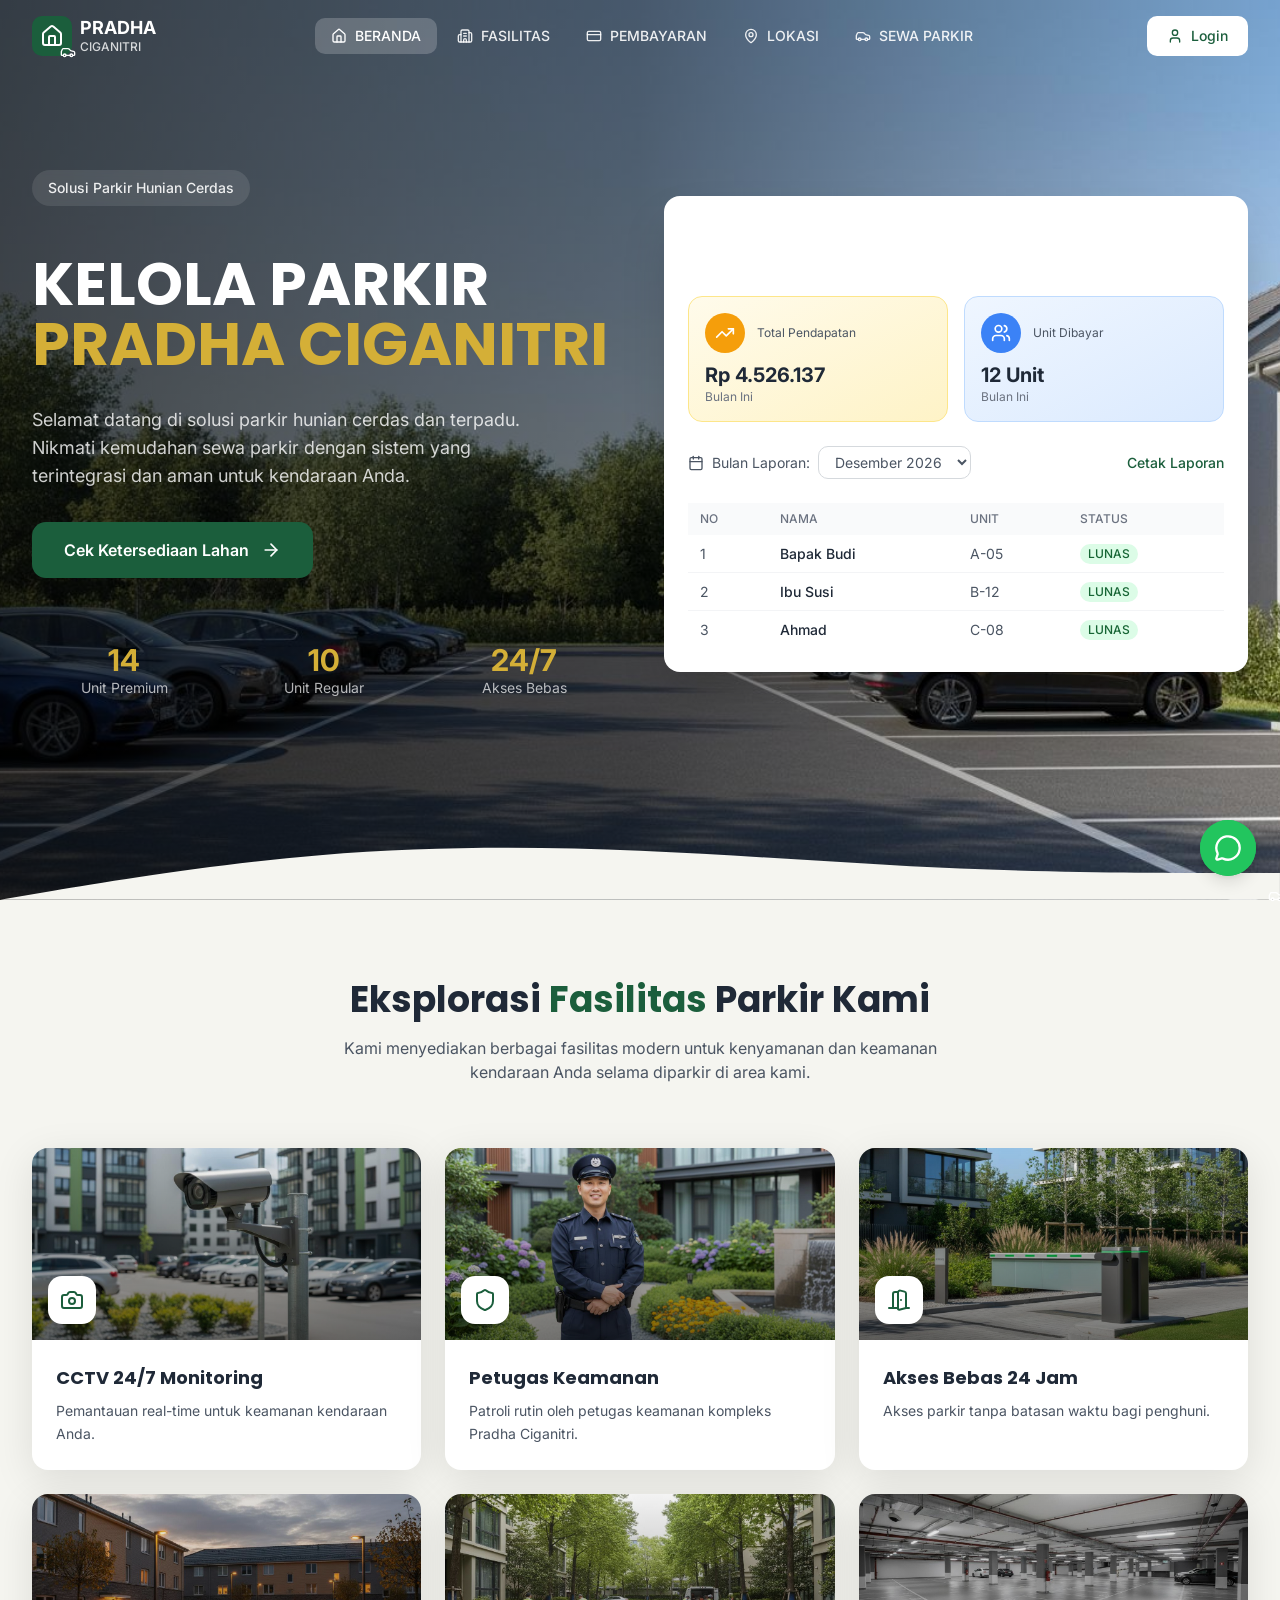
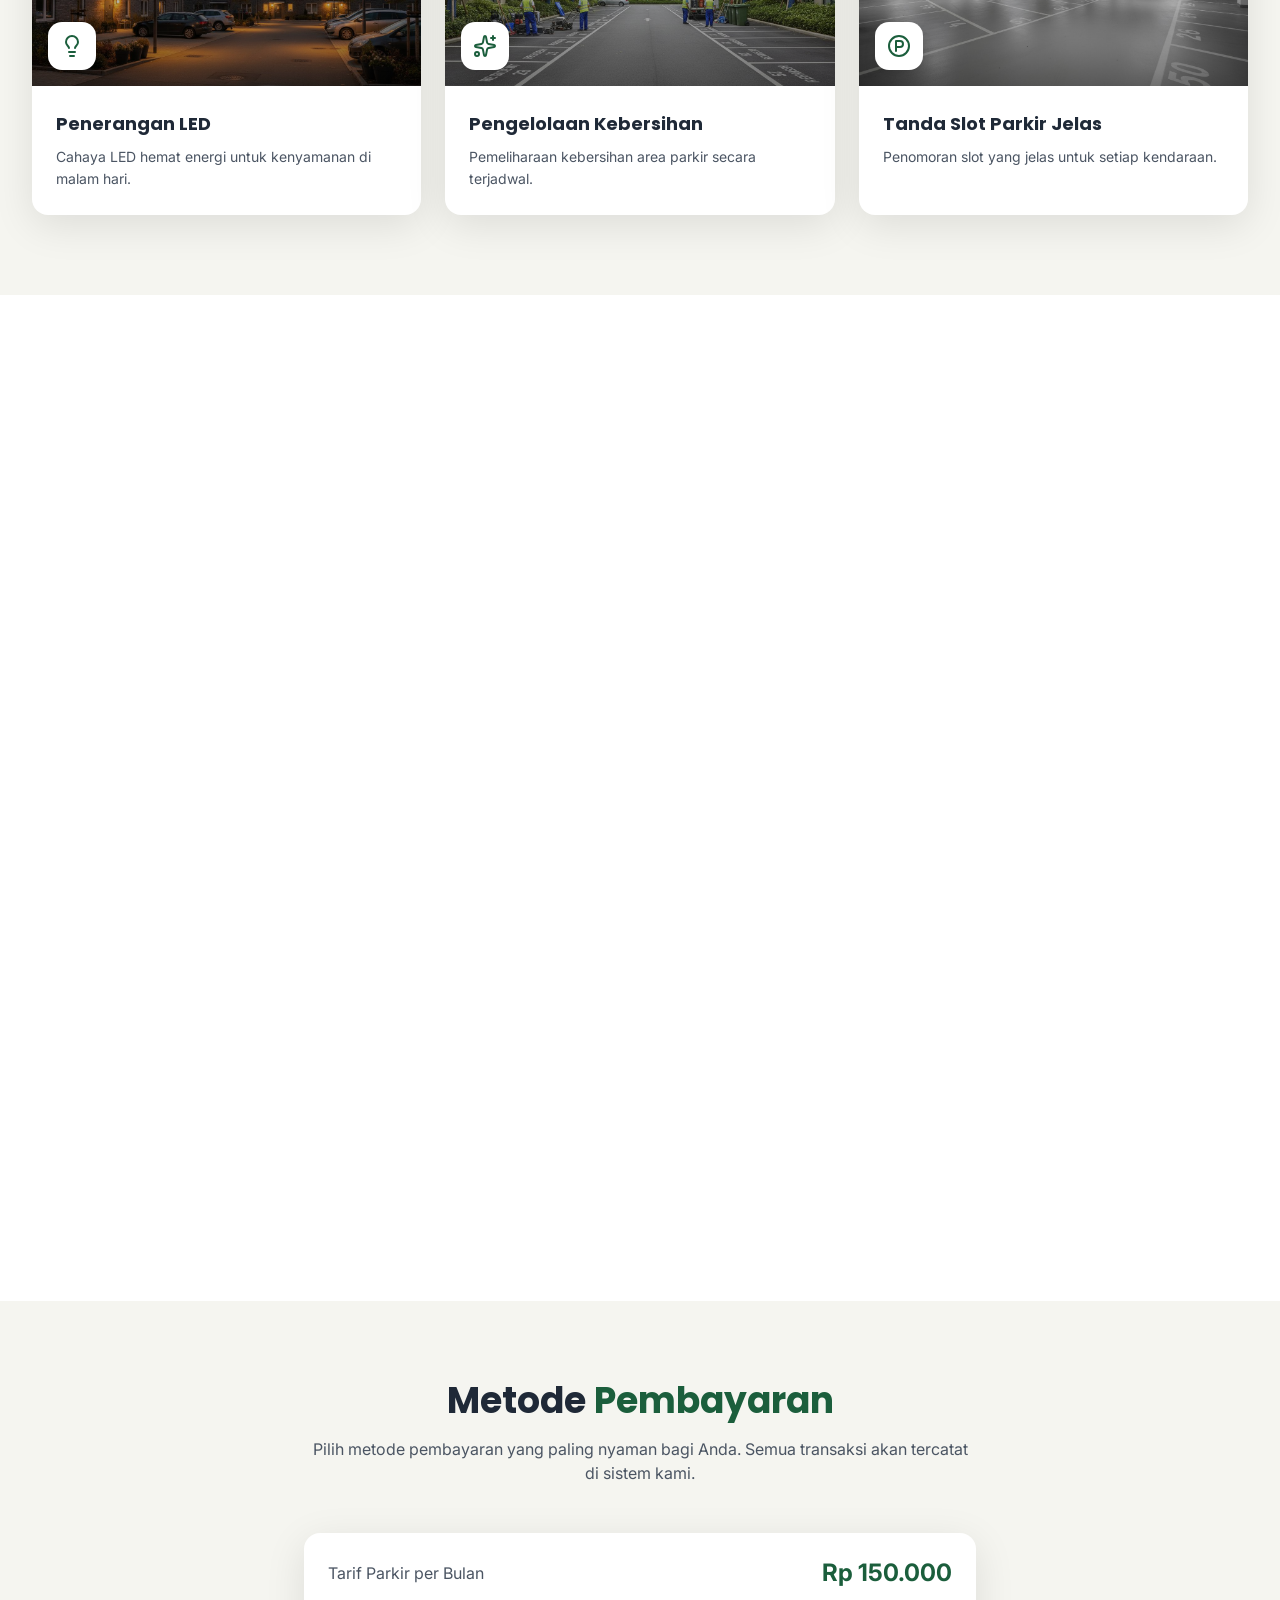
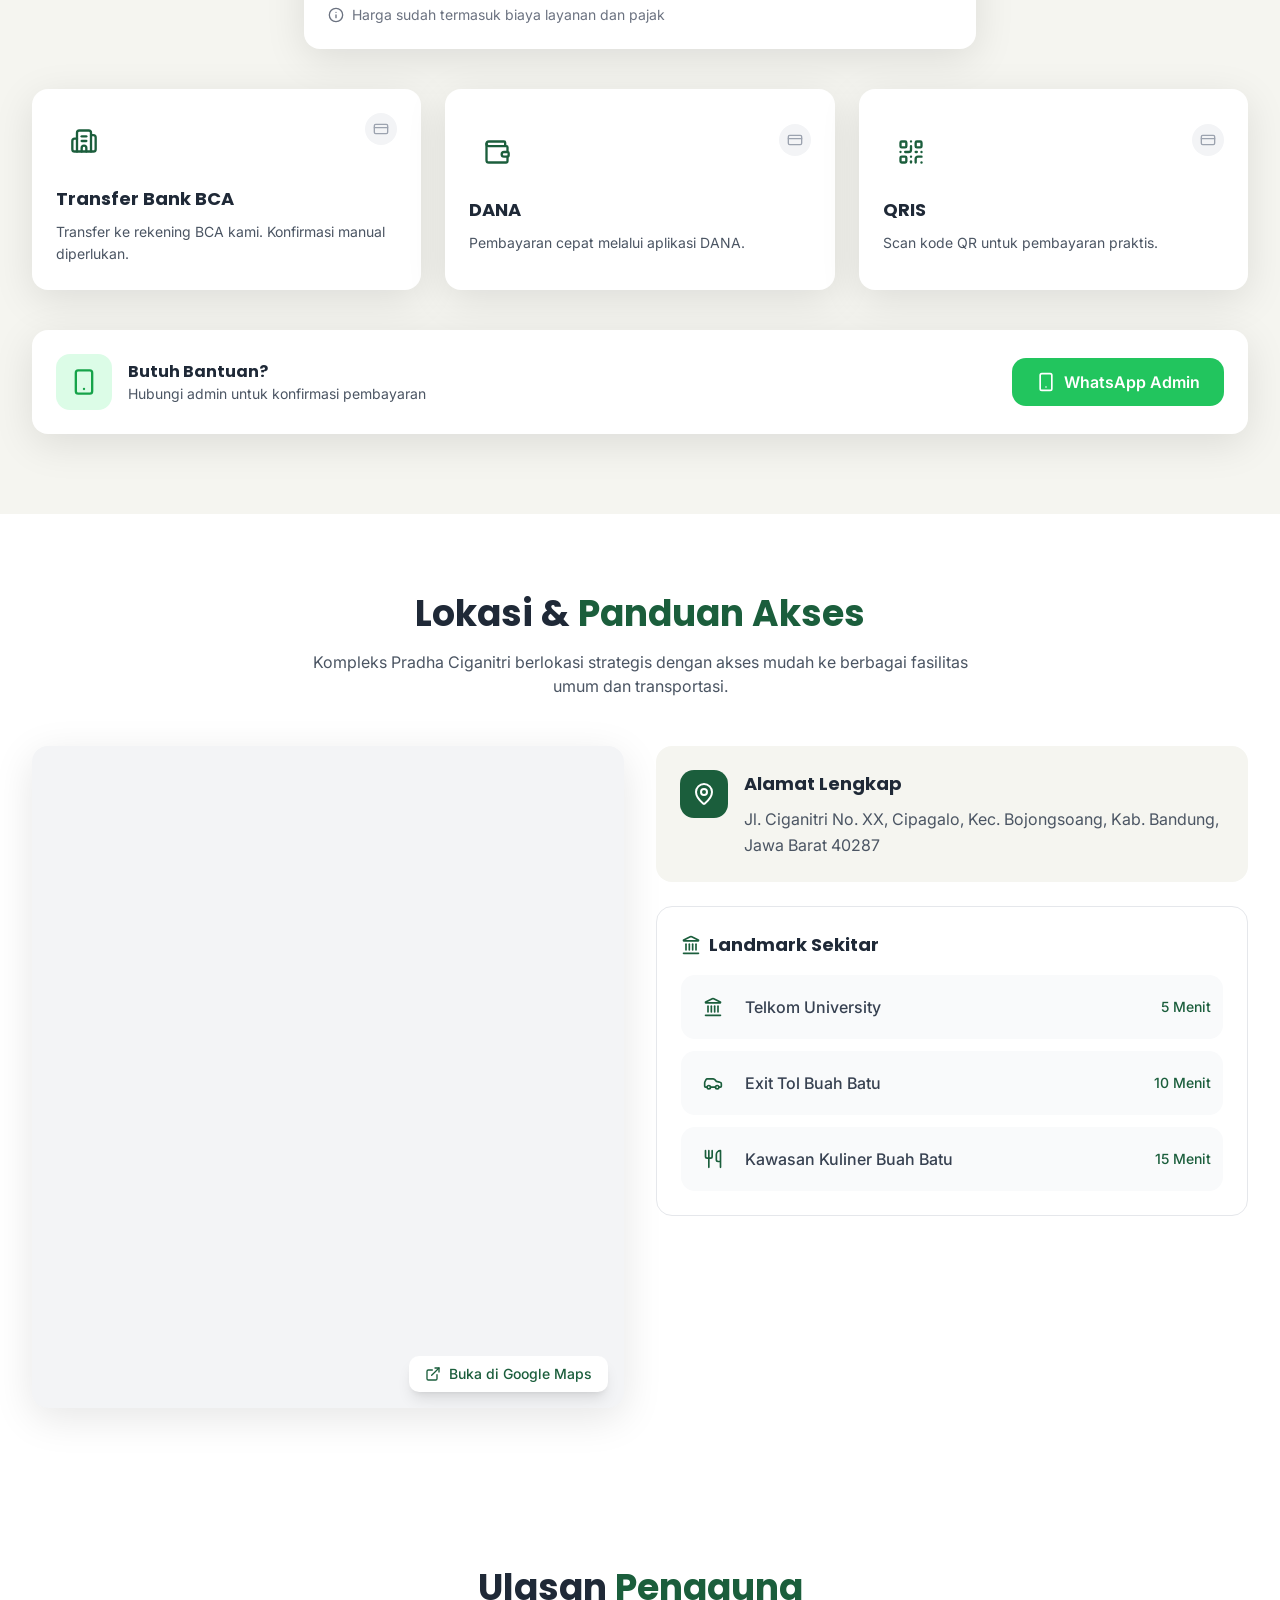
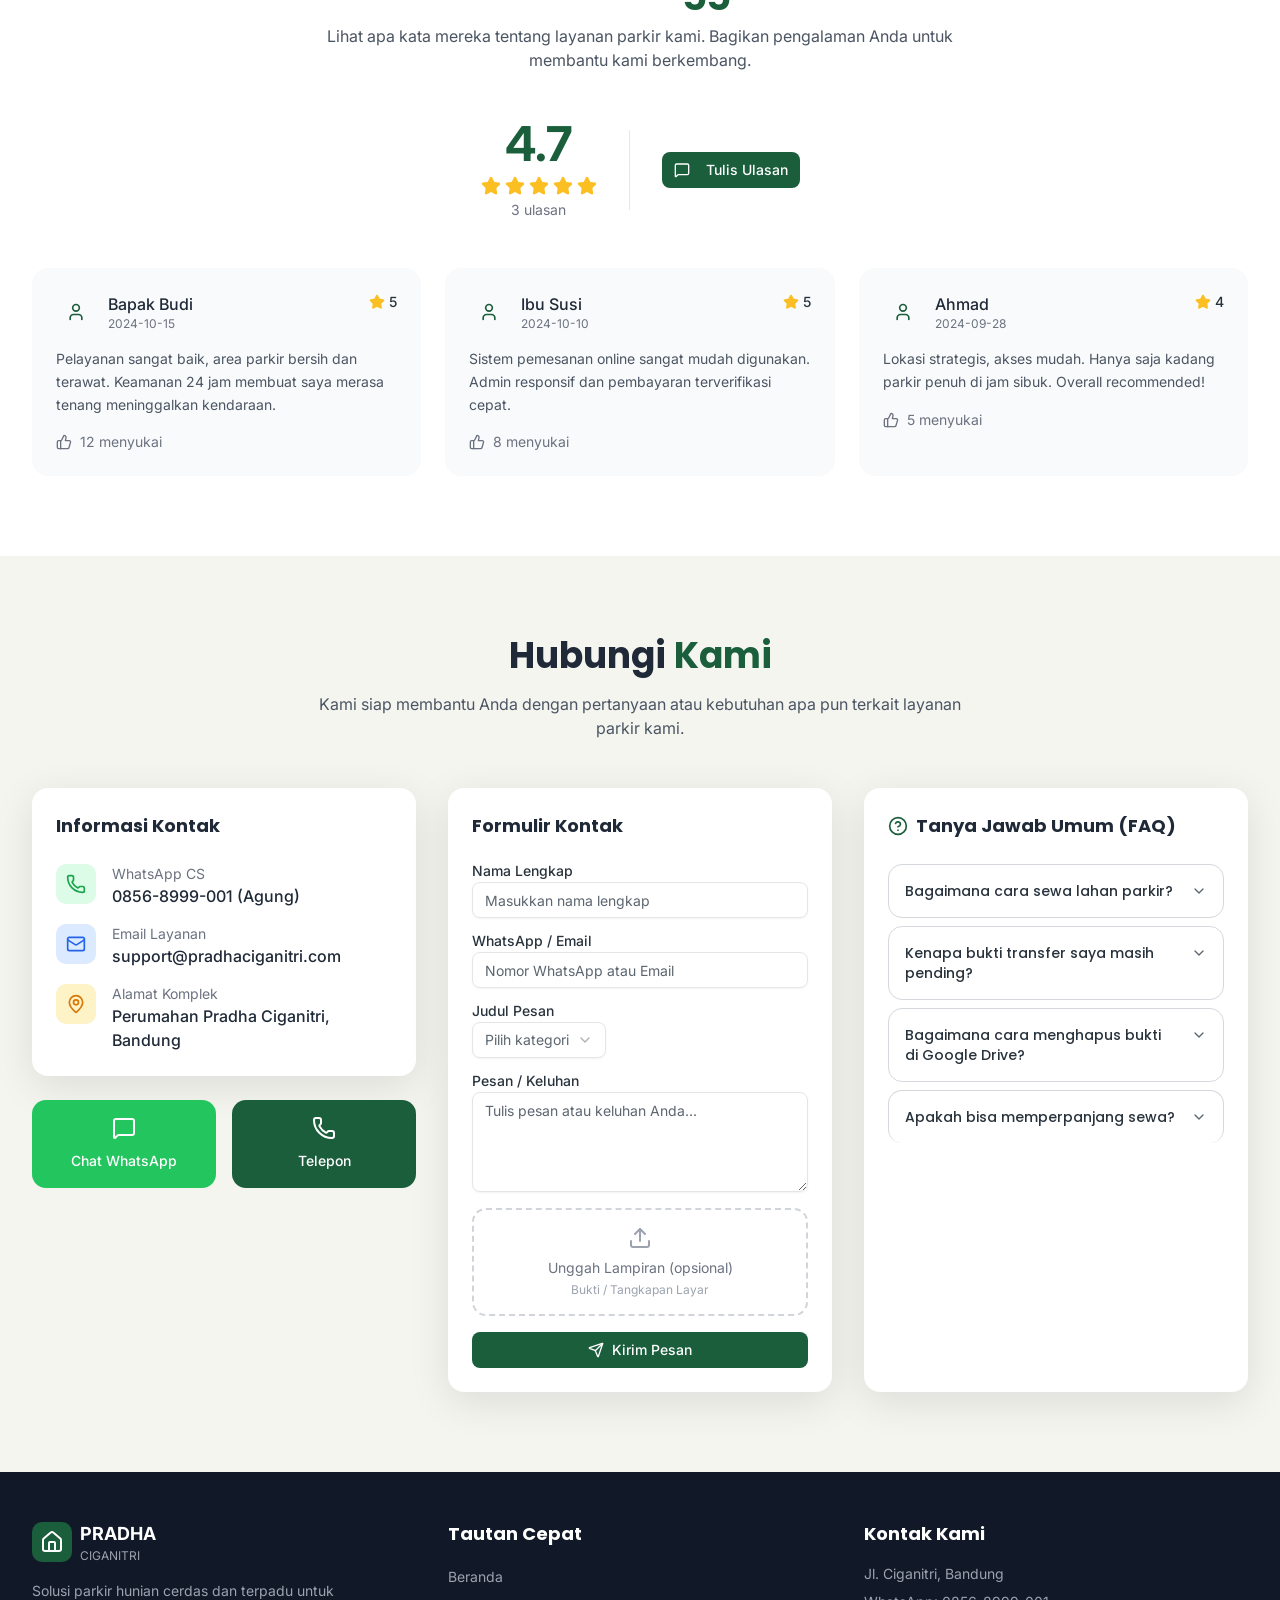
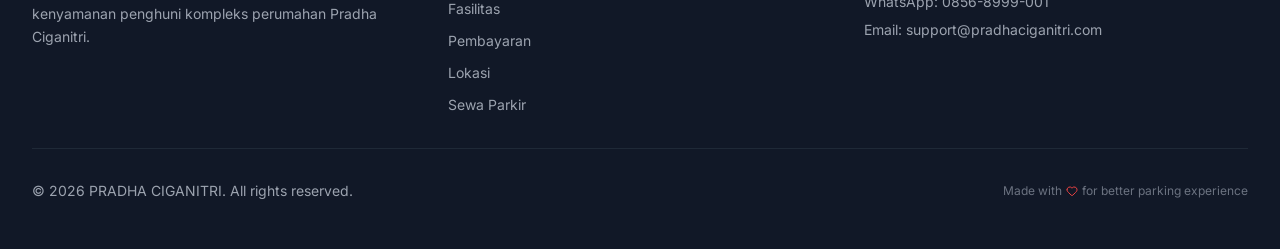
<file: index.html>
<!doctype html>
<html lang="id">
  <head>
    <meta charset="UTF-8" />
    <link rel="icon" type="image/svg+xml" href="/vite.svg" />
    <meta name="viewport" content="width=device-width, initial-scale=1.0" />
    <meta name="description" content="Pradha Ciganitri Parking - Solusi parkir hunian cerdas dan terpadu" />
    <title>Pradha Ciganitri Parking</title>
    
    <!-- GitHub Pages SPA Redirect -->
    <script type="text/javascript">
      (function(l) {
        if (l.search[1] === '/' ) {
          var decoded = l.search.slice(1).split('&').map(function(s) { 
            return s.replace(/~and~/g, '&')
          }).join('?');
          window.history.replaceState(null, null,
              l.pathname.slice(0, -1) + decoded + l.hash
          );
        }
      }(window.location))
    </script>
    
    <script type="module" crossorigin src="./assets/index-D_X4lMeO.js"></script>
    <link rel="stylesheet" crossorigin href="./assets/index-QQoaLfSD.css">
  </head>
  <body>
    <div id="root"></div>
  </body>
</html>
</file>
<file: assets/index-QQoaLfSD.css>
@import"https://fonts.googleapis.com/css2?family=Poppins:wght@300;400;500;600;700;800&family=Inter:wght@300;400;500;600;700&display=swap";*,:before,:after{--tw-border-spacing-x: 0;--tw-border-spacing-y: 0;--tw-translate-x: 0;--tw-translate-y: 0;--tw-rotate: 0;--tw-skew-x: 0;--tw-skew-y: 0;--tw-scale-x: 1;--tw-scale-y: 1;--tw-pan-x: ;--tw-pan-y: ;--tw-pinch-zoom: ;--tw-scroll-snap-strictness: proximity;--tw-gradient-from-position: ;--tw-gradient-via-position: ;--tw-gradient-to-position: ;--tw-ordinal: ;--tw-slashed-zero: ;--tw-numeric-figure: ;--tw-numeric-spacing: ;--tw-numeric-fraction: ;--tw-ring-inset: ;--tw-ring-offset-width: 0px;--tw-ring-offset-color: #fff;--tw-ring-color: rgb(59 130 246 / .5);--tw-ring-offset-shadow: 0 0 #0000;--tw-ring-shadow: 0 0 #0000;--tw-shadow: 0 0 #0000;--tw-shadow-colored: 0 0 #0000;--tw-blur: ;--tw-brightness: ;--tw-contrast: ;--tw-grayscale: ;--tw-hue-rotate: ;--tw-invert: ;--tw-saturate: ;--tw-sepia: ;--tw-drop-shadow: ;--tw-backdrop-blur: ;--tw-backdrop-brightness: ;--tw-backdrop-contrast: ;--tw-backdrop-grayscale: ;--tw-backdrop-hue-rotate: ;--tw-backdrop-invert: ;--tw-backdrop-opacity: ;--tw-backdrop-saturate: ;--tw-backdrop-sepia: ;--tw-contain-size: ;--tw-contain-layout: ;--tw-contain-paint: ;--tw-contain-style: }::backdrop{--tw-border-spacing-x: 0;--tw-border-spacing-y: 0;--tw-translate-x: 0;--tw-translate-y: 0;--tw-rotate: 0;--tw-skew-x: 0;--tw-skew-y: 0;--tw-scale-x: 1;--tw-scale-y: 1;--tw-pan-x: ;--tw-pan-y: ;--tw-pinch-zoom: ;--tw-scroll-snap-strictness: proximity;--tw-gradient-from-position: ;--tw-gradient-via-position: ;--tw-gradient-to-position: ;--tw-ordinal: ;--tw-slashed-zero: ;--tw-numeric-figure: ;--tw-numeric-spacing: ;--tw-numeric-fraction: ;--tw-ring-inset: ;--tw-ring-offset-width: 0px;--tw-ring-offset-color: #fff;--tw-ring-color: rgb(59 130 246 / .5);--tw-ring-offset-shadow: 0 0 #0000;--tw-ring-shadow: 0 0 #0000;--tw-shadow: 0 0 #0000;--tw-shadow-colored: 0 0 #0000;--tw-blur: ;--tw-brightness: ;--tw-contrast: ;--tw-grayscale: ;--tw-hue-rotate: ;--tw-invert: ;--tw-saturate: ;--tw-sepia: ;--tw-drop-shadow: ;--tw-backdrop-blur: ;--tw-backdrop-brightness: ;--tw-backdrop-contrast: ;--tw-backdrop-grayscale: ;--tw-backdrop-hue-rotate: ;--tw-backdrop-invert: ;--tw-backdrop-opacity: ;--tw-backdrop-saturate: ;--tw-backdrop-sepia: ;--tw-contain-size: ;--tw-contain-layout: ;--tw-contain-paint: ;--tw-contain-style: }*,:before,:after{box-sizing:border-box;border-width:0;border-style:solid;border-color:#e5e7eb}:before,:after{--tw-content: ""}html,:host{line-height:1.5;-webkit-text-size-adjust:100%;-moz-tab-size:4;-o-tab-size:4;tab-size:4;font-family:ui-sans-serif,system-ui,sans-serif,"Apple Color Emoji","Segoe UI Emoji",Segoe UI Symbol,"Noto Color Emoji";font-feature-settings:normal;font-variation-settings:normal;-webkit-tap-highlight-color:transparent}body{margin:0;line-height:inherit}hr{height:0;color:inherit;border-top-width:1px}abbr:where([title]){-webkit-text-decoration:underline dotted;text-decoration:underline dotted}h1,h2,h3,h4,h5,h6{font-size:inherit;font-weight:inherit}a{color:inherit;text-decoration:inherit}b,strong{font-weight:bolder}code,kbd,samp,pre{font-family:ui-monospace,SFMono-Regular,Menlo,Monaco,Consolas,Liberation Mono,Courier New,monospace;font-feature-settings:normal;font-variation-settings:normal;font-size:1em}small{font-size:80%}sub,sup{font-size:75%;line-height:0;position:relative;vertical-align:baseline}sub{bottom:-.25em}sup{top:-.5em}table{text-indent:0;border-color:inherit;border-collapse:collapse}button,input,optgroup,select,textarea{font-family:inherit;font-feature-settings:inherit;font-variation-settings:inherit;font-size:100%;font-weight:inherit;line-height:inherit;letter-spacing:inherit;color:inherit;margin:0;padding:0}button,select{text-transform:none}button,input:where([type=button]),input:where([type=reset]),input:where([type=submit]){-webkit-appearance:button;background-color:transparent;background-image:none}:-moz-focusring{outline:auto}:-moz-ui-invalid{box-shadow:none}progress{vertical-align:baseline}::-webkit-inner-spin-button,::-webkit-outer-spin-button{height:auto}[type=search]{-webkit-appearance:textfield;outline-offset:-2px}::-webkit-search-decoration{-webkit-appearance:none}::-webkit-file-upload-button{-webkit-appearance:button;font:inherit}summary{display:list-item}blockquote,dl,dd,h1,h2,h3,h4,h5,h6,hr,figure,p,pre{margin:0}fieldset{margin:0;padding:0}legend{padding:0}ol,ul,menu{list-style:none;margin:0;padding:0}dialog{padding:0}textarea{resize:vertical}input::-moz-placeholder,textarea::-moz-placeholder{opacity:1;color:#9ca3af}input::placeholder,textarea::placeholder{opacity:1;color:#9ca3af}button,[role=button]{cursor:pointer}:disabled{cursor:default}img,svg,video,canvas,audio,iframe,embed,object{display:block;vertical-align:middle}img,video{max-width:100%;height:auto}[hidden]:where(:not([hidden=until-found])){display:none}:root{--background: 0 0% 100%;--foreground: 210 20% 20%;--card: 0 0% 100%;--card-foreground: 210 20% 20%;--popover: 0 0% 100%;--popover-foreground: 210 20% 20%;--primary: 150 55% 24%;--primary-foreground: 0 0% 100%;--secondary: 150 30% 40%;--secondary-foreground: 0 0% 100%;--muted: 60 10% 94%;--muted-foreground: 210 10% 40%;--accent: 45 80% 50%;--accent-foreground: 210 20% 20%;--destructive: 0 84.2% 60.2%;--destructive-foreground: 0 0% 98%;--border: 210 10% 85%;--input: 210 10% 90%;--ring: 150 55% 24%;--radius: .625rem;--brand-primary: #1B5E3C;--brand-secondary: #2E8B57;--brand-accent: #D4AF37;--brand-bg-light: #F5F5F0;--brand-bg-dark: #1A1A1A;--brand-text-dark: #2C3E50;--brand-success: #27AE60;--brand-warning: #F39C12;--brand-error: #E74C3C;--brand-info: #3498DB;--ease-out-expo: cubic-bezier(.16, 1, .3, 1);--ease-elastic: cubic-bezier(.68, -.55, .265, 1.55);--ease-smooth: cubic-bezier(.4, 0, .2, 1)}*{border-color:hsl(var(--border))}body{background-color:hsl(var(--background));font-family:ui-sans-serif,system-ui,sans-serif,"Apple Color Emoji","Segoe UI Emoji",Segoe UI Symbol,"Noto Color Emoji";color:hsl(var(--foreground));-webkit-font-smoothing:antialiased;-moz-osx-font-smoothing:grayscale;font-family:Inter,sans-serif}h1,h2,h3,h4,h5,h6{font-family:Poppins,sans-serif}.sr-only{position:absolute;width:1px;height:1px;padding:0;margin:-1px;overflow:hidden;clip:rect(0,0,0,0);white-space:nowrap;border-width:0}.pointer-events-none{pointer-events:none}.visible{visibility:visible}.invisible{visibility:hidden}.fixed{position:fixed}.absolute{position:absolute}.relative{position:relative}.inset-0{inset:0}.inset-x-0{left:0;right:0}.inset-y-0{top:0;bottom:0}.-bottom-1{bottom:-.25rem}.-bottom-12{bottom:-3rem}.-left-12{left:-3rem}.-right-1{right:-.25rem}.-right-12{right:-3rem}.-top-12{top:-3rem}.bottom-0{bottom:0}.bottom-4{bottom:1rem}.bottom-6{bottom:1.5rem}.left-0{left:0}.left-1\/2{left:50%}.left-2{left:.5rem}.left-4{left:1rem}.left-\[50\%\]{left:50%}.right-0{right:0}.right-1{right:.25rem}.right-2{right:.5rem}.right-3{right:.75rem}.right-4{right:1rem}.right-6{right:1.5rem}.top-0{top:0}.top-1\.5{top:.375rem}.top-1\/2{top:50%}.top-2{top:.5rem}.top-3\.5{top:.875rem}.top-4{top:1rem}.top-\[1px\]{top:1px}.top-\[50\%\]{top:50%}.top-\[60\%\]{top:60%}.top-full{top:100%}.isolate{isolation:isolate}.z-0{z-index:0}.z-10{z-index:10}.z-20{z-index:20}.z-50{z-index:50}.z-\[1\]{z-index:1}.order-first{order:-9999}.order-last{order:9999}.col-start-2{grid-column-start:2}.row-span-2{grid-row:span 2 / span 2}.row-start-1{grid-row-start:1}.\!m-0{margin:0!important}.-mx-1{margin-left:-.25rem;margin-right:-.25rem}.-my-2{margin-top:-.5rem;margin-bottom:-.5rem}.mx-2{margin-left:.5rem;margin-right:.5rem}.mx-3\.5{margin-left:.875rem;margin-right:.875rem}.mx-auto{margin-left:auto;margin-right:auto}.my-0{margin-top:0;margin-bottom:0}.my-0\.5{margin-top:.125rem;margin-bottom:.125rem}.my-1{margin-top:.25rem;margin-bottom:.25rem}.my-2{margin-top:.5rem;margin-bottom:.5rem}.-ml-4{margin-left:-1rem}.-mt-4{margin-top:-1rem}.mb-1{margin-bottom:.25rem}.mb-10{margin-bottom:2.5rem}.mb-12{margin-bottom:3rem}.mb-16{margin-bottom:4rem}.mb-2{margin-bottom:.5rem}.mb-3{margin-bottom:.75rem}.mb-4{margin-bottom:1rem}.mb-6{margin-bottom:1.5rem}.mb-8{margin-bottom:2rem}.ml-1{margin-left:.25rem}.ml-4{margin-left:1rem}.ml-auto{margin-left:auto}.mr-2{margin-right:.5rem}.mt-1{margin-top:.25rem}.mt-1\.5{margin-top:.375rem}.mt-10{margin-top:2.5rem}.mt-2{margin-top:.5rem}.mt-4{margin-top:1rem}.mt-8{margin-top:2rem}.mt-auto{margin-top:auto}.line-clamp-1{overflow:hidden;display:-webkit-box;-webkit-box-orient:vertical;-webkit-line-clamp:1}.line-clamp-2{overflow:hidden;display:-webkit-box;-webkit-box-orient:vertical;-webkit-line-clamp:2}.block{display:block}.inline-block{display:inline-block}.flex{display:flex}.inline-flex{display:inline-flex}.table{display:table}.table-caption{display:table-caption}.table-cell{display:table-cell}.table-row{display:table-row}.grid{display:grid}.hidden{display:none}.aspect-square{aspect-ratio:1 / 1}.aspect-video{aspect-ratio:16 / 9}.size-10{width:2.5rem;height:2.5rem}.size-2{width:.5rem;height:.5rem}.size-2\.5{width:.625rem;height:.625rem}.size-3{width:.75rem;height:.75rem}.size-3\.5{width:.875rem;height:.875rem}.size-4{width:1rem;height:1rem}.size-6{width:1.5rem;height:1.5rem}.size-7{width:1.75rem;height:1.75rem}.size-8{width:2rem;height:2rem}.size-9{width:2.25rem;height:2.25rem}.size-auto{width:auto;height:auto}.size-full{width:100%;height:100%}.h-1\.5{height:.375rem}.h-10{height:2.5rem}.h-12{height:3rem}.h-14{height:3.5rem}.h-16{height:4rem}.h-2{height:.5rem}.h-2\.5{height:.625rem}.h-20{height:5rem}.h-24{height:6rem}.h-3{height:.75rem}.h-4{height:1rem}.h-48{height:12rem}.h-5{height:1.25rem}.h-6{height:1.5rem}.h-7{height:1.75rem}.h-8{height:2rem}.h-9{height:2.25rem}.h-\[1\.15rem\]{height:1.15rem}.h-\[calc\(100\%-1px\)\]{height:calc(100% - 1px)}.h-\[var\(--radix-navigation-menu-viewport-height\)\]{height:var(--radix-navigation-menu-viewport-height)}.h-\[var\(--radix-select-trigger-height\)\]{height:var(--radix-select-trigger-height)}.h-auto{height:auto}.h-full{height:100%}.h-px{height:1px}.h-svh{height:100svh}.max-h-0{max-height:0px}.max-h-96{max-height:24rem}.max-h-\[300px\]{max-height:300px}.max-h-\[90vh\]{max-height:90vh}.min-h-0{min-height:0px}.min-h-16{min-height:4rem}.min-h-4{min-height:1rem}.min-h-\[100px\]{min-height:100px}.min-h-\[400px\]{min-height:400px}.min-h-screen{min-height:100vh}.min-h-svh{min-height:100svh}.w-0{width:0px}.w-1{width:.25rem}.w-10{width:2.5rem}.w-12{width:3rem}.w-14{width:3.5rem}.w-16{width:4rem}.w-2{width:.5rem}.w-2\.5{width:.625rem}.w-20{width:5rem}.w-24{width:6rem}.w-3{width:.75rem}.w-3\/4{width:75%}.w-4{width:1rem}.w-5{width:1.25rem}.w-6{width:1.5rem}.w-64{width:16rem}.w-7{width:1.75rem}.w-72{width:18rem}.w-8{width:2rem}.w-9{width:2.25rem}.w-\[100px\]{width:100px}.w-auto{width:auto}.w-fit{width:-moz-fit-content;width:fit-content}.w-full{width:100%}.w-max{width:-moz-max-content;width:max-content}.w-px{width:1px}.min-w-0{min-width:0px}.min-w-10{min-width:2.5rem}.min-w-5{min-width:1.25rem}.min-w-8{min-width:2rem}.min-w-9{min-width:2.25rem}.min-w-\[12rem\]{min-width:12rem}.min-w-\[8rem\]{min-width:8rem}.min-w-\[var\(--radix-select-trigger-width\)\]{min-width:var(--radix-select-trigger-width)}.max-w-2xl{max-width:42rem}.max-w-7xl{max-width:80rem}.max-w-\[calc\(100\%-2rem\)\]{max-width:calc(100% - 2rem)}.max-w-lg{max-width:32rem}.max-w-max{max-width:-moz-max-content;max-width:max-content}.max-w-sm{max-width:24rem}.flex-1{flex:1 1 0%}.flex-shrink-0,.shrink-0{flex-shrink:0}.grow{flex-grow:1}.grow-0{flex-grow:0}.basis-full{flex-basis:100%}.caption-bottom{caption-side:bottom}.border-collapse{border-collapse:collapse}.-translate-x-1\/2{--tw-translate-x: -50%;transform:translate(var(--tw-translate-x),var(--tw-translate-y)) rotate(var(--tw-rotate)) skew(var(--tw-skew-x)) skewY(var(--tw-skew-y)) scaleX(var(--tw-scale-x)) scaleY(var(--tw-scale-y))}.-translate-x-10{--tw-translate-x: -2.5rem;transform:translate(var(--tw-translate-x),var(--tw-translate-y)) rotate(var(--tw-rotate)) skew(var(--tw-skew-x)) skewY(var(--tw-skew-y)) scaleX(var(--tw-scale-x)) scaleY(var(--tw-scale-y))}.-translate-x-px{--tw-translate-x: -1px;transform:translate(var(--tw-translate-x),var(--tw-translate-y)) rotate(var(--tw-rotate)) skew(var(--tw-skew-x)) skewY(var(--tw-skew-y)) scaleX(var(--tw-scale-x)) scaleY(var(--tw-scale-y))}.-translate-y-1\/2{--tw-translate-y: -50%;transform:translate(var(--tw-translate-x),var(--tw-translate-y)) rotate(var(--tw-rotate)) skew(var(--tw-skew-x)) skewY(var(--tw-skew-y)) scaleX(var(--tw-scale-x)) scaleY(var(--tw-scale-y))}.translate-x-0{--tw-translate-x: 0px;transform:translate(var(--tw-translate-x),var(--tw-translate-y)) rotate(var(--tw-rotate)) skew(var(--tw-skew-x)) skewY(var(--tw-skew-y)) scaleX(var(--tw-scale-x)) scaleY(var(--tw-scale-y))}.translate-x-10{--tw-translate-x: 2.5rem;transform:translate(var(--tw-translate-x),var(--tw-translate-y)) rotate(var(--tw-rotate)) skew(var(--tw-skew-x)) skewY(var(--tw-skew-y)) scaleX(var(--tw-scale-x)) scaleY(var(--tw-scale-y))}.translate-x-20{--tw-translate-x: 5rem;transform:translate(var(--tw-translate-x),var(--tw-translate-y)) rotate(var(--tw-rotate)) skew(var(--tw-skew-x)) skewY(var(--tw-skew-y)) scaleX(var(--tw-scale-x)) scaleY(var(--tw-scale-y))}.translate-x-\[-50\%\]{--tw-translate-x: -50%;transform:translate(var(--tw-translate-x),var(--tw-translate-y)) rotate(var(--tw-rotate)) skew(var(--tw-skew-x)) skewY(var(--tw-skew-y)) scaleX(var(--tw-scale-x)) scaleY(var(--tw-scale-y))}.translate-x-px{--tw-translate-x: 1px;transform:translate(var(--tw-translate-x),var(--tw-translate-y)) rotate(var(--tw-rotate)) skew(var(--tw-skew-x)) skewY(var(--tw-skew-y)) scaleX(var(--tw-scale-x)) scaleY(var(--tw-scale-y))}.translate-y-0{--tw-translate-y: 0px;transform:translate(var(--tw-translate-x),var(--tw-translate-y)) rotate(var(--tw-rotate)) skew(var(--tw-skew-x)) skewY(var(--tw-skew-y)) scaleX(var(--tw-scale-x)) scaleY(var(--tw-scale-y))}.translate-y-0\.5{--tw-translate-y: .125rem;transform:translate(var(--tw-translate-x),var(--tw-translate-y)) rotate(var(--tw-rotate)) skew(var(--tw-skew-x)) skewY(var(--tw-skew-y)) scaleX(var(--tw-scale-x)) scaleY(var(--tw-scale-y))}.translate-y-10{--tw-translate-y: 2.5rem;transform:translate(var(--tw-translate-x),var(--tw-translate-y)) rotate(var(--tw-rotate)) skew(var(--tw-skew-x)) skewY(var(--tw-skew-y)) scaleX(var(--tw-scale-x)) scaleY(var(--tw-scale-y))}.translate-y-\[-50\%\]{--tw-translate-y: -50%;transform:translate(var(--tw-translate-x),var(--tw-translate-y)) rotate(var(--tw-rotate)) skew(var(--tw-skew-x)) skewY(var(--tw-skew-y)) scaleX(var(--tw-scale-x)) scaleY(var(--tw-scale-y))}.translate-y-\[calc\(-50\%_-_2px\)\]{--tw-translate-y: calc(-50% - 2px) ;transform:translate(var(--tw-translate-x),var(--tw-translate-y)) rotate(var(--tw-rotate)) skew(var(--tw-skew-x)) skewY(var(--tw-skew-y)) scaleX(var(--tw-scale-x)) scaleY(var(--tw-scale-y))}.rotate-0{--tw-rotate: 0deg;transform:translate(var(--tw-translate-x),var(--tw-translate-y)) rotate(var(--tw-rotate)) skew(var(--tw-skew-x)) skewY(var(--tw-skew-y)) scaleX(var(--tw-scale-x)) scaleY(var(--tw-scale-y))}.rotate-3{--tw-rotate: 3deg;transform:translate(var(--tw-translate-x),var(--tw-translate-y)) rotate(var(--tw-rotate)) skew(var(--tw-skew-x)) skewY(var(--tw-skew-y)) scaleX(var(--tw-scale-x)) scaleY(var(--tw-scale-y))}.rotate-45{--tw-rotate: 45deg;transform:translate(var(--tw-translate-x),var(--tw-translate-y)) rotate(var(--tw-rotate)) skew(var(--tw-skew-x)) skewY(var(--tw-skew-y)) scaleX(var(--tw-scale-x)) scaleY(var(--tw-scale-y))}.rotate-90{--tw-rotate: 90deg;transform:translate(var(--tw-translate-x),var(--tw-translate-y)) rotate(var(--tw-rotate)) skew(var(--tw-skew-x)) skewY(var(--tw-skew-y)) scaleX(var(--tw-scale-x)) scaleY(var(--tw-scale-y))}.transform{transform:translate(var(--tw-translate-x),var(--tw-translate-y)) rotate(var(--tw-rotate)) skew(var(--tw-skew-x)) skewY(var(--tw-skew-y)) scaleX(var(--tw-scale-x)) scaleY(var(--tw-scale-y))}@keyframes caret-blink{0%,70%,to{opacity:1}20%,50%{opacity:0}}.animate-caret-blink{animation:caret-blink 1.25s ease-out infinite}@keyframes pulse{50%{opacity:.5}}.animate-pulse{animation:pulse 2s cubic-bezier(.4,0,.6,1) infinite}.animate-spin{animation:spin 1s linear infinite}.cursor-default{cursor:default}.cursor-not-allowed{cursor:not-allowed}.cursor-pointer{cursor:pointer}.cursor-text{cursor:text}.touch-none{touch-action:none}.select-none{-webkit-user-select:none;-moz-user-select:none;user-select:none}.resize-none{resize:none}.scroll-my-1{scroll-margin-top:.25rem;scroll-margin-bottom:.25rem}.scroll-py-1{scroll-padding-top:.25rem;scroll-padding-bottom:.25rem}.list-disc{list-style-type:disc}.list-none{list-style-type:none}.auto-rows-min{grid-auto-rows:min-content}.grid-cols-2{grid-template-columns:repeat(2,minmax(0,1fr))}.grid-cols-3{grid-template-columns:repeat(3,minmax(0,1fr))}.grid-cols-\[0_1fr\]{grid-template-columns:0 1fr}.grid-rows-\[auto_auto\]{grid-template-rows:auto auto}.flex-row{flex-direction:row}.flex-col{flex-direction:column}.flex-col-reverse{flex-direction:column-reverse}.flex-wrap{flex-wrap:wrap}.place-content-center{place-content:center}.items-start{align-items:flex-start}.items-end{align-items:flex-end}.items-center{align-items:center}.items-stretch{align-items:stretch}.justify-start{justify-content:flex-start}.justify-center{justify-content:center}.justify-between{justify-content:space-between}.justify-items-start{justify-items:start}.gap-0\.5{gap:.125rem}.gap-1{gap:.25rem}.gap-1\.5{gap:.375rem}.gap-12{gap:3rem}.gap-2{gap:.5rem}.gap-2\.5{gap:.625rem}.gap-3{gap:.75rem}.gap-4{gap:1rem}.gap-6{gap:1.5rem}.gap-7{gap:1.75rem}.gap-8{gap:2rem}.gap-\[--spacing\(var\(--gap\)\)\]{gap:var(--spacing(var(--gap)))}.gap-y-0\.5{row-gap:.125rem}.space-y-2>:not([hidden])~:not([hidden]){--tw-space-y-reverse: 0;margin-top:calc(.5rem * calc(1 - var(--tw-space-y-reverse)));margin-bottom:calc(.5rem * var(--tw-space-y-reverse))}.space-y-3>:not([hidden])~:not([hidden]){--tw-space-y-reverse: 0;margin-top:calc(.75rem * calc(1 - var(--tw-space-y-reverse)));margin-bottom:calc(.75rem * var(--tw-space-y-reverse))}.space-y-4>:not([hidden])~:not([hidden]){--tw-space-y-reverse: 0;margin-top:calc(1rem * calc(1 - var(--tw-space-y-reverse)));margin-bottom:calc(1rem * var(--tw-space-y-reverse))}.space-y-6>:not([hidden])~:not([hidden]){--tw-space-y-reverse: 0;margin-top:calc(1.5rem * calc(1 - var(--tw-space-y-reverse)));margin-bottom:calc(1.5rem * var(--tw-space-y-reverse))}.space-y-8>:not([hidden])~:not([hidden]){--tw-space-y-reverse: 0;margin-top:calc(2rem * calc(1 - var(--tw-space-y-reverse)));margin-bottom:calc(2rem * var(--tw-space-y-reverse))}.divide-y>:not([hidden])~:not([hidden]){--tw-divide-y-reverse: 0;border-top-width:calc(1px * calc(1 - var(--tw-divide-y-reverse)));border-bottom-width:calc(1px * var(--tw-divide-y-reverse))}.divide-gray-100>:not([hidden])~:not([hidden]){--tw-divide-opacity: 1;border-color:rgb(243 244 246 / var(--tw-divide-opacity, 1))}.self-start{align-self:flex-start}.self-stretch{align-self:stretch}.justify-self-end{justify-self:end}.overflow-auto{overflow:auto}.overflow-hidden{overflow:hidden}.overflow-x-auto{overflow-x:auto}.overflow-y-auto{overflow-y:auto}.overflow-x-hidden{overflow-x:hidden}.whitespace-nowrap{white-space:nowrap}.text-balance{text-wrap:balance}.break-words{overflow-wrap:break-word}.rounded{border-radius:.25rem}.rounded-2xl{border-radius:1rem}.rounded-\[2px\]{border-radius:2px}.rounded-\[4px\]{border-radius:4px}.rounded-\[calc\(var\(--radius\)-5px\)\]{border-radius:calc(var(--radius) - 5px)}.rounded-\[inherit\]{border-radius:inherit}.rounded-full{border-radius:9999px}.rounded-lg{border-radius:var(--radius)}.rounded-md{border-radius:calc(var(--radius) - 2px)}.rounded-none{border-radius:0}.rounded-sm{border-radius:calc(var(--radius) - 4px)}.rounded-xl{border-radius:calc(var(--radius) + 4px)}.rounded-xs{border-radius:calc(var(--radius) - 6px)}.rounded-l-md{border-top-left-radius:calc(var(--radius) - 2px);border-bottom-left-radius:calc(var(--radius) - 2px)}.rounded-r-md{border-top-right-radius:calc(var(--radius) - 2px);border-bottom-right-radius:calc(var(--radius) - 2px)}.rounded-tl-sm{border-top-left-radius:calc(var(--radius) - 4px)}.border{border-width:1px}.border-0{border-width:0px}.border-2{border-width:2px}.border-\[1\.5px\]{border-width:1.5px}.border-y{border-top-width:1px;border-bottom-width:1px}.border-b{border-bottom-width:1px}.border-l{border-left-width:1px}.border-r{border-right-width:1px}.border-t{border-top-width:1px}.border-dashed{border-style:dashed}.border-amber-200{--tw-border-opacity: 1;border-color:rgb(253 230 138 / var(--tw-border-opacity, 1))}.border-blue-200{--tw-border-opacity: 1;border-color:rgb(191 219 254 / var(--tw-border-opacity, 1))}.border-border{border-color:hsl(var(--border))}.border-border\/50{border-color:hsl(var(--border) / .5)}.border-gray-200{--tw-border-opacity: 1;border-color:rgb(229 231 235 / var(--tw-border-opacity, 1))}.border-gray-300{--tw-border-opacity: 1;border-color:rgb(209 213 219 / var(--tw-border-opacity, 1))}.border-gray-800{--tw-border-opacity: 1;border-color:rgb(31 41 55 / var(--tw-border-opacity, 1))}.border-input{border-color:hsl(var(--input))}.border-primary{border-color:hsl(var(--primary))}.border-red-200{--tw-border-opacity: 1;border-color:rgb(254 202 202 / var(--tw-border-opacity, 1))}.border-sidebar-border{border-color:hsl(var(--sidebar-border))}.border-transparent{border-color:transparent}.border-white\/30{border-color:#ffffff4d}.border-l-transparent{border-left-color:transparent}.border-t-transparent{border-top-color:transparent}.border-t-white{--tw-border-opacity: 1;border-top-color:rgb(255 255 255 / var(--tw-border-opacity, 1))}.bg-accent{background-color:hsl(var(--accent))}.bg-amber-100{--tw-bg-opacity: 1;background-color:rgb(254 243 199 / var(--tw-bg-opacity, 1))}.bg-amber-50{--tw-bg-opacity: 1;background-color:rgb(255 251 235 / var(--tw-bg-opacity, 1))}.bg-amber-500{--tw-bg-opacity: 1;background-color:rgb(245 158 11 / var(--tw-bg-opacity, 1))}.bg-background{background-color:hsl(var(--background))}.bg-black\/50{background-color:#00000080}.bg-blue-100{--tw-bg-opacity: 1;background-color:rgb(219 234 254 / var(--tw-bg-opacity, 1))}.bg-blue-500{--tw-bg-opacity: 1;background-color:rgb(59 130 246 / var(--tw-bg-opacity, 1))}.bg-border{background-color:hsl(var(--border))}.bg-card{background-color:hsl(var(--card))}.bg-destructive{--tw-bg-opacity: 1;background-color:hsl(var(--destructive) / var(--tw-bg-opacity, 1))}.bg-foreground{background-color:hsl(var(--foreground))}.bg-gray-100{--tw-bg-opacity: 1;background-color:rgb(243 244 246 / var(--tw-bg-opacity, 1))}.bg-gray-200{--tw-bg-opacity: 1;background-color:rgb(229 231 235 / var(--tw-bg-opacity, 1))}.bg-gray-400{--tw-bg-opacity: 1;background-color:rgb(156 163 175 / var(--tw-bg-opacity, 1))}.bg-gray-50{--tw-bg-opacity: 1;background-color:rgb(249 250 251 / var(--tw-bg-opacity, 1))}.bg-gray-900{--tw-bg-opacity: 1;background-color:rgb(17 24 39 / var(--tw-bg-opacity, 1))}.bg-green-100{--tw-bg-opacity: 1;background-color:rgb(220 252 231 / var(--tw-bg-opacity, 1))}.bg-green-500{--tw-bg-opacity: 1;background-color:rgb(34 197 94 / var(--tw-bg-opacity, 1))}.bg-input{background-color:hsl(var(--input))}.bg-muted{background-color:hsl(var(--muted))}.bg-muted\/50{background-color:hsl(var(--muted) / .5)}.bg-popover{background-color:hsl(var(--popover))}.bg-primary{background-color:hsl(var(--primary))}.bg-primary\/20{background-color:hsl(var(--primary) / .2)}.bg-red-50{--tw-bg-opacity: 1;background-color:rgb(254 242 242 / var(--tw-bg-opacity, 1))}.bg-red-500{--tw-bg-opacity: 1;background-color:rgb(239 68 68 / var(--tw-bg-opacity, 1))}.bg-secondary{background-color:hsl(var(--secondary))}.bg-sidebar{background-color:hsl(var(--sidebar-background))}.bg-sidebar-border{background-color:hsl(var(--sidebar-border))}.bg-transparent{background-color:transparent}.bg-white{--tw-bg-opacity: 1;background-color:rgb(255 255 255 / var(--tw-bg-opacity, 1))}.bg-white\/10{background-color:#ffffff1a}.bg-white\/20{background-color:#fff3}.bg-gradient-to-br{background-image:linear-gradient(to bottom right,var(--tw-gradient-stops))}.bg-gradient-to-r{background-image:linear-gradient(to right,var(--tw-gradient-stops))}.bg-gradient-to-t{background-image:linear-gradient(to top,var(--tw-gradient-stops))}.from-amber-50{--tw-gradient-from: #fffbeb var(--tw-gradient-from-position);--tw-gradient-to: rgb(255 251 235 / 0) var(--tw-gradient-to-position);--tw-gradient-stops: var(--tw-gradient-from), var(--tw-gradient-to)}.from-black\/50{--tw-gradient-from: rgb(0 0 0 / .5) var(--tw-gradient-from-position);--tw-gradient-to: rgb(0 0 0 / 0) var(--tw-gradient-to-position);--tw-gradient-stops: var(--tw-gradient-from), var(--tw-gradient-to)}.from-black\/70{--tw-gradient-from: rgb(0 0 0 / .7) var(--tw-gradient-from-position);--tw-gradient-to: rgb(0 0 0 / 0) var(--tw-gradient-to-position);--tw-gradient-stops: var(--tw-gradient-from), var(--tw-gradient-to)}.from-blue-50{--tw-gradient-from: #eff6ff var(--tw-gradient-from-position);--tw-gradient-to: rgb(239 246 255 / 0) var(--tw-gradient-to-position);--tw-gradient-stops: var(--tw-gradient-from), var(--tw-gradient-to)}.via-black\/50{--tw-gradient-to: rgb(0 0 0 / 0) var(--tw-gradient-to-position);--tw-gradient-stops: var(--tw-gradient-from), rgb(0 0 0 / .5) var(--tw-gradient-via-position), var(--tw-gradient-to)}.to-amber-100{--tw-gradient-to: #fef3c7 var(--tw-gradient-to-position)}.to-blue-100{--tw-gradient-to: #dbeafe var(--tw-gradient-to-position)}.to-transparent{--tw-gradient-to: transparent var(--tw-gradient-to-position)}.fill-amber-400{fill:#fbbf24}.fill-current{fill:currentColor}.fill-foreground{fill:hsl(var(--foreground))}.fill-primary{fill:hsl(var(--primary))}.object-cover{-o-object-fit:cover;object-fit:cover}.p-0{padding:0}.p-1{padding:.25rem}.p-2{padding:.5rem}.p-3{padding:.75rem}.p-4{padding:1rem}.p-6{padding:1.5rem}.p-8{padding:2rem}.p-\[3px\]{padding:3px}.p-px{padding:1px}.px-1{padding-left:.25rem;padding-right:.25rem}.px-1\.5{padding-left:.375rem;padding-right:.375rem}.px-2{padding-left:.5rem;padding-right:.5rem}.px-2\.5{padding-left:.625rem;padding-right:.625rem}.px-3{padding-left:.75rem;padding-right:.75rem}.px-4{padding-left:1rem;padding-right:1rem}.px-5{padding-left:1.25rem;padding-right:1.25rem}.px-6{padding-left:1.5rem;padding-right:1.5rem}.px-8{padding-left:2rem;padding-right:2rem}.py-0\.5{padding-top:.125rem;padding-bottom:.125rem}.py-1{padding-top:.25rem;padding-bottom:.25rem}.py-1\.5{padding-top:.375rem;padding-bottom:.375rem}.py-12{padding-top:3rem;padding-bottom:3rem}.py-2{padding-top:.5rem;padding-bottom:.5rem}.py-2\.5{padding-top:.625rem;padding-bottom:.625rem}.py-20{padding-top:5rem;padding-bottom:5rem}.py-3{padding-top:.75rem;padding-bottom:.75rem}.py-4{padding-top:1rem;padding-bottom:1rem}.py-6{padding-top:1.5rem;padding-bottom:1.5rem}.pb-3{padding-bottom:.75rem}.pb-32{padding-bottom:8rem}.pb-4{padding-bottom:1rem}.pl-2{padding-left:.5rem}.pl-3{padding-left:.75rem}.pl-4{padding-left:1rem}.pl-8{padding-left:2rem}.pr-1{padding-right:.25rem}.pr-2{padding-right:.5rem}.pr-2\.5{padding-right:.625rem}.pr-3{padding-right:.75rem}.pr-8{padding-right:2rem}.pt-0{padding-top:0}.pt-24{padding-top:6rem}.pt-3{padding-top:.75rem}.pt-4{padding-top:1rem}.pt-8{padding-top:2rem}.text-left{text-align:left}.text-center{text-align:center}.align-middle{vertical-align:middle}.font-mono{font-family:ui-monospace,SFMono-Regular,Menlo,Monaco,Consolas,Liberation Mono,Courier New,monospace}.font-sans{font-family:ui-sans-serif,system-ui,sans-serif,"Apple Color Emoji","Segoe UI Emoji",Segoe UI Symbol,"Noto Color Emoji"}.text-2xl{font-size:1.5rem;line-height:2rem}.text-3xl{font-size:1.875rem;line-height:2.25rem}.text-4xl{font-size:2.25rem;line-height:2.5rem}.text-5xl{font-size:3rem;line-height:1}.text-\[0\.8rem\]{font-size:.8rem}.text-base{font-size:1rem;line-height:1.5rem}.text-lg{font-size:1.125rem;line-height:1.75rem}.text-sm{font-size:.875rem;line-height:1.25rem}.text-sm\/relaxed{font-size:.875rem;line-height:1.625}.text-xl{font-size:1.25rem;line-height:1.75rem}.text-xs{font-size:.75rem;line-height:1rem}.font-bold{font-weight:700}.font-medium{font-weight:500}.font-normal{font-weight:400}.font-semibold{font-weight:600}.capitalize{text-transform:capitalize}.tabular-nums{--tw-numeric-spacing: tabular-nums;font-variant-numeric:var(--tw-ordinal) var(--tw-slashed-zero) var(--tw-numeric-figure) var(--tw-numeric-spacing) var(--tw-numeric-fraction)}.leading-none{line-height:1}.leading-normal{line-height:1.5}.leading-relaxed{line-height:1.625}.leading-snug{line-height:1.375}.leading-tight{line-height:1.25}.tracking-tight{letter-spacing:-.025em}.tracking-widest{letter-spacing:.1em}.text-accent-foreground{color:hsl(var(--accent-foreground))}.text-amber-400{--tw-text-opacity: 1;color:rgb(251 191 36 / var(--tw-text-opacity, 1))}.text-amber-600{--tw-text-opacity: 1;color:rgb(217 119 6 / var(--tw-text-opacity, 1))}.text-amber-700{--tw-text-opacity: 1;color:rgb(180 83 9 / var(--tw-text-opacity, 1))}.text-amber-800{--tw-text-opacity: 1;color:rgb(146 64 14 / var(--tw-text-opacity, 1))}.text-background{color:hsl(var(--background))}.text-blue-500{--tw-text-opacity: 1;color:rgb(59 130 246 / var(--tw-text-opacity, 1))}.text-blue-600{--tw-text-opacity: 1;color:rgb(37 99 235 / var(--tw-text-opacity, 1))}.text-card-foreground{color:hsl(var(--card-foreground))}.text-current{color:currentColor}.text-destructive{--tw-text-opacity: 1;color:hsl(var(--destructive) / var(--tw-text-opacity, 1))}.text-foreground{color:hsl(var(--foreground))}.text-gray-300{--tw-text-opacity: 1;color:rgb(209 213 219 / var(--tw-text-opacity, 1))}.text-gray-400{--tw-text-opacity: 1;color:rgb(156 163 175 / var(--tw-text-opacity, 1))}.text-gray-500{--tw-text-opacity: 1;color:rgb(107 114 128 / var(--tw-text-opacity, 1))}.text-gray-600{--tw-text-opacity: 1;color:rgb(75 85 99 / var(--tw-text-opacity, 1))}.text-gray-700{--tw-text-opacity: 1;color:rgb(55 65 81 / var(--tw-text-opacity, 1))}.text-gray-800{--tw-text-opacity: 1;color:rgb(31 41 55 / var(--tw-text-opacity, 1))}.text-green-500{--tw-text-opacity: 1;color:rgb(34 197 94 / var(--tw-text-opacity, 1))}.text-green-600{--tw-text-opacity: 1;color:rgb(22 163 74 / var(--tw-text-opacity, 1))}.text-green-800{--tw-text-opacity: 1;color:rgb(22 101 52 / var(--tw-text-opacity, 1))}.text-muted-foreground{color:hsl(var(--muted-foreground))}.text-popover-foreground{color:hsl(var(--popover-foreground))}.text-primary{color:hsl(var(--primary))}.text-primary-foreground{color:hsl(var(--primary-foreground))}.text-purple-500{--tw-text-opacity: 1;color:rgb(168 85 247 / var(--tw-text-opacity, 1))}.text-red-500{--tw-text-opacity: 1;color:rgb(239 68 68 / var(--tw-text-opacity, 1))}.text-red-600{--tw-text-opacity: 1;color:rgb(220 38 38 / var(--tw-text-opacity, 1))}.text-secondary-foreground{color:hsl(var(--secondary-foreground))}.text-sidebar-foreground{color:hsl(var(--sidebar-foreground))}.text-sidebar-foreground\/70{color:hsl(var(--sidebar-foreground) / .7)}.text-white{--tw-text-opacity: 1;color:rgb(255 255 255 / var(--tw-text-opacity, 1))}.text-white\/70{color:#ffffffb3}.text-white\/80{color:#fffc}.text-white\/90{color:#ffffffe6}.underline-offset-4{text-underline-offset:4px}.opacity-0{opacity:0}.opacity-100{opacity:1}.opacity-50{opacity:.5}.opacity-70{opacity:.7}.shadow{--tw-shadow: 0 1px 3px 0 rgb(0 0 0 / .1), 0 1px 2px -1px rgb(0 0 0 / .1);--tw-shadow-colored: 0 1px 3px 0 var(--tw-shadow-color), 0 1px 2px -1px var(--tw-shadow-color);box-shadow:var(--tw-ring-offset-shadow, 0 0 #0000),var(--tw-ring-shadow, 0 0 #0000),var(--tw-shadow)}.shadow-2xl{--tw-shadow: 0 25px 50px -12px rgb(0 0 0 / .25);--tw-shadow-colored: 0 25px 50px -12px var(--tw-shadow-color);box-shadow:var(--tw-ring-offset-shadow, 0 0 #0000),var(--tw-ring-shadow, 0 0 #0000),var(--tw-shadow)}.shadow-\[0_0_0_1px_hsl\(var\(--sidebar-border\)\)\]{--tw-shadow: 0 0 0 1px hsl(var(--sidebar-border));--tw-shadow-colored: 0 0 0 1px var(--tw-shadow-color);box-shadow:var(--tw-ring-offset-shadow, 0 0 #0000),var(--tw-ring-shadow, 0 0 #0000),var(--tw-shadow)}.shadow-lg{--tw-shadow: 0 10px 15px -3px rgb(0 0 0 / .1), 0 4px 6px -4px rgb(0 0 0 / .1);--tw-shadow-colored: 0 10px 15px -3px var(--tw-shadow-color), 0 4px 6px -4px var(--tw-shadow-color);box-shadow:var(--tw-ring-offset-shadow, 0 0 #0000),var(--tw-ring-shadow, 0 0 #0000),var(--tw-shadow)}.shadow-md{--tw-shadow: 0 4px 6px -1px rgb(0 0 0 / .1), 0 2px 4px -2px rgb(0 0 0 / .1);--tw-shadow-colored: 0 4px 6px -1px var(--tw-shadow-color), 0 2px 4px -2px var(--tw-shadow-color);box-shadow:var(--tw-ring-offset-shadow, 0 0 #0000),var(--tw-ring-shadow, 0 0 #0000),var(--tw-shadow)}.shadow-none{--tw-shadow: 0 0 #0000;--tw-shadow-colored: 0 0 #0000;box-shadow:var(--tw-ring-offset-shadow, 0 0 #0000),var(--tw-ring-shadow, 0 0 #0000),var(--tw-shadow)}.shadow-sm{--tw-shadow: 0 1px 2px 0 rgb(0 0 0 / .05);--tw-shadow-colored: 0 1px 2px 0 var(--tw-shadow-color);box-shadow:var(--tw-ring-offset-shadow, 0 0 #0000),var(--tw-ring-shadow, 0 0 #0000),var(--tw-shadow)}.shadow-xl{--tw-shadow: 0 20px 25px -5px rgb(0 0 0 / .1), 0 8px 10px -6px rgb(0 0 0 / .1);--tw-shadow-colored: 0 20px 25px -5px var(--tw-shadow-color), 0 8px 10px -6px var(--tw-shadow-color);box-shadow:var(--tw-ring-offset-shadow, 0 0 #0000),var(--tw-ring-shadow, 0 0 #0000),var(--tw-shadow)}.shadow-xs{--tw-shadow: 0 1px 2px 0 rgb(0 0 0 / .05);--tw-shadow-colored: 0 1px 2px 0 var(--tw-shadow-color);box-shadow:var(--tw-ring-offset-shadow, 0 0 #0000),var(--tw-ring-shadow, 0 0 #0000),var(--tw-shadow)}.shadow-card{--tw-shadow-color: hsl(var(--card));--tw-shadow: var(--tw-shadow-colored)}.outline-none{outline:2px solid transparent;outline-offset:2px}.outline{outline-style:solid}.ring-0{--tw-ring-offset-shadow: var(--tw-ring-inset) 0 0 0 var(--tw-ring-offset-width) var(--tw-ring-offset-color);--tw-ring-shadow: var(--tw-ring-inset) 0 0 0 calc(0px + var(--tw-ring-offset-width)) var(--tw-ring-color);box-shadow:var(--tw-ring-offset-shadow),var(--tw-ring-shadow),var(--tw-shadow, 0 0 #0000)}.ring-ring\/50{--tw-ring-color: hsl(var(--ring) / .5)}.ring-sidebar-ring{--tw-ring-color: hsl(var(--sidebar-ring))}.ring-offset-background{--tw-ring-offset-color: hsl(var(--background))}.filter{filter:var(--tw-blur) var(--tw-brightness) var(--tw-contrast) var(--tw-grayscale) var(--tw-hue-rotate) var(--tw-invert) var(--tw-saturate) var(--tw-sepia) var(--tw-drop-shadow)}.backdrop-blur-sm{--tw-backdrop-blur: blur(4px);-webkit-backdrop-filter:var(--tw-backdrop-blur) var(--tw-backdrop-brightness) var(--tw-backdrop-contrast) var(--tw-backdrop-grayscale) var(--tw-backdrop-hue-rotate) var(--tw-backdrop-invert) var(--tw-backdrop-opacity) var(--tw-backdrop-saturate) var(--tw-backdrop-sepia);backdrop-filter:var(--tw-backdrop-blur) var(--tw-backdrop-brightness) var(--tw-backdrop-contrast) var(--tw-backdrop-grayscale) var(--tw-backdrop-hue-rotate) var(--tw-backdrop-invert) var(--tw-backdrop-opacity) var(--tw-backdrop-saturate) var(--tw-backdrop-sepia)}.transition{transition-property:color,background-color,border-color,text-decoration-color,fill,stroke,opacity,box-shadow,transform,filter,backdrop-filter;transition-timing-function:cubic-bezier(.4,0,.2,1);transition-duration:.15s}.transition-\[color\,box-shadow\]{transition-property:color,box-shadow;transition-timing-function:cubic-bezier(.4,0,.2,1);transition-duration:.15s}.transition-\[left\,right\,width\]{transition-property:left,right,width;transition-timing-function:cubic-bezier(.4,0,.2,1);transition-duration:.15s}.transition-\[margin\,opacity\]{transition-property:margin,opacity;transition-timing-function:cubic-bezier(.4,0,.2,1);transition-duration:.15s}.transition-\[width\,height\,padding\]{transition-property:width,height,padding;transition-timing-function:cubic-bezier(.4,0,.2,1);transition-duration:.15s}.transition-\[width\]{transition-property:width;transition-timing-function:cubic-bezier(.4,0,.2,1);transition-duration:.15s}.transition-all{transition-property:all;transition-timing-function:cubic-bezier(.4,0,.2,1);transition-duration:.15s}.transition-colors{transition-property:color,background-color,border-color,text-decoration-color,fill,stroke;transition-timing-function:cubic-bezier(.4,0,.2,1);transition-duration:.15s}.transition-none{transition-property:none}.transition-opacity{transition-property:opacity;transition-timing-function:cubic-bezier(.4,0,.2,1);transition-duration:.15s}.transition-shadow{transition-property:box-shadow;transition-timing-function:cubic-bezier(.4,0,.2,1);transition-duration:.15s}.transition-transform{transition-property:transform;transition-timing-function:cubic-bezier(.4,0,.2,1);transition-duration:.15s}.delay-100{transition-delay:.1s}.delay-200{transition-delay:.2s}.delay-300{transition-delay:.3s}.delay-500{transition-delay:.5s}.duration-100{transition-duration:.1s}.duration-1000{transition-duration:1s}.duration-200{transition-duration:.2s}.duration-300{transition-duration:.3s}.duration-500{transition-duration:.5s}.duration-700{transition-duration:.7s}.ease-in-out{transition-timing-function:cubic-bezier(.4,0,.2,1)}.ease-linear{transition-timing-function:linear}@keyframes enter{0%{opacity:var(--tw-enter-opacity, 1);transform:translate3d(var(--tw-enter-translate-x, 0),var(--tw-enter-translate-y, 0),0) scale3d(var(--tw-enter-scale, 1),var(--tw-enter-scale, 1),var(--tw-enter-scale, 1)) rotate(var(--tw-enter-rotate, 0))}}@keyframes exit{to{opacity:var(--tw-exit-opacity, 1);transform:translate3d(var(--tw-exit-translate-x, 0),var(--tw-exit-translate-y, 0),0) scale3d(var(--tw-exit-scale, 1),var(--tw-exit-scale, 1),var(--tw-exit-scale, 1)) rotate(var(--tw-exit-rotate, 0))}}.animate-in{animation-name:enter;animation-duration:.15s;--tw-enter-opacity: initial;--tw-enter-scale: initial;--tw-enter-rotate: initial;--tw-enter-translate-x: initial;--tw-enter-translate-y: initial}.fade-in-0{--tw-enter-opacity: 0}.zoom-in-95{--tw-enter-scale: .95}.duration-100{animation-duration:.1s}.duration-1000{animation-duration:1s}.duration-200{animation-duration:.2s}.duration-300{animation-duration:.3s}.duration-500{animation-duration:.5s}.duration-700{animation-duration:.7s}.delay-100{animation-delay:.1s}.delay-200{animation-delay:.2s}.delay-300{animation-delay:.3s}.delay-500{animation-delay:.5s}.ease-in-out{animation-timing-function:cubic-bezier(.4,0,.2,1)}.ease-linear{animation-timing-function:linear}.text-brand-primary{color:var(--brand-primary)}.text-brand-secondary{color:var(--brand-secondary)}.text-brand-accent{color:var(--brand-accent)}.bg-brand-primary{background-color:var(--brand-primary)}.bg-brand-secondary{background-color:var(--brand-secondary)}.bg-brand-light{background-color:var(--brand-bg-light)}.shadow-card{box-shadow:0 10px 40px #0000001a}.glass-effect{-webkit-backdrop-filter:blur(20px);backdrop-filter:blur(20px);background:#ffffffe6}.\[--cell-size\:--spacing\(8\)\]{--cell-size: var(--spacing(8))}@keyframes float{0%,to{transform:translateY(0)}50%{transform:translateY(-10px)}}@keyframes pulse-ring{0%{transform:scale(1);opacity:.7}to{transform:scale(1.5);opacity:0}}@keyframes slide-up{0%{opacity:0;transform:translateY(30px)}to{opacity:1;transform:translateY(0)}}@keyframes fade-in{0%{opacity:0}to{opacity:1}}@keyframes scale-in{0%{opacity:0;transform:scale(.9)}to{opacity:1;transform:scale(1)}}.animate-float{animation:float 4s ease-in-out infinite}.animate-pulse-ring{animation:pulse-ring 2s ease-out infinite}.animate-slide-up{animation:slide-up .6s var(--ease-out-expo) forwards}.animate-fade-in{animation:fade-in .5s var(--ease-smooth) forwards}.animate-scale-in{animation:scale-in .5s var(--ease-out-expo) forwards}::-webkit-scrollbar{width:8px}::-webkit-scrollbar-track{background:#f1f1f1}::-webkit-scrollbar-thumb{background:var(--brand-primary);border-radius:4px}::-webkit-scrollbar-thumb:hover{background:var(--brand-secondary)}@media(prefers-reduced-motion:reduce){*,*:before,*:after{animation-duration:.01ms!important;animation-iteration-count:1!important;transition-duration:.01ms!important}}.selection\:bg-primary *::-moz-selection{background-color:hsl(var(--primary))}.selection\:bg-primary *::selection{background-color:hsl(var(--primary))}.selection\:text-primary-foreground *::-moz-selection{color:hsl(var(--primary-foreground))}.selection\:text-primary-foreground *::selection{color:hsl(var(--primary-foreground))}.selection\:bg-primary::-moz-selection{background-color:hsl(var(--primary))}.selection\:bg-primary::selection{background-color:hsl(var(--primary))}.selection\:text-primary-foreground::-moz-selection{color:hsl(var(--primary-foreground))}.selection\:text-primary-foreground::selection{color:hsl(var(--primary-foreground))}.file\:inline-flex::file-selector-button{display:inline-flex}.file\:h-7::file-selector-button{height:1.75rem}.file\:border-0::file-selector-button{border-width:0px}.file\:bg-transparent::file-selector-button{background-color:transparent}.file\:text-sm::file-selector-button{font-size:.875rem;line-height:1.25rem}.file\:font-medium::file-selector-button{font-weight:500}.file\:text-foreground::file-selector-button{color:hsl(var(--foreground))}.placeholder\:text-muted-foreground::-moz-placeholder{color:hsl(var(--muted-foreground))}.placeholder\:text-muted-foreground::placeholder{color:hsl(var(--muted-foreground))}.after\:absolute:after{content:var(--tw-content);position:absolute}.after\:-inset-2:after{content:var(--tw-content);inset:-.5rem}.after\:inset-y-0:after{content:var(--tw-content);top:0;bottom:0}.after\:left-1\/2:after{content:var(--tw-content);left:50%}.after\:w-1:after{content:var(--tw-content);width:.25rem}.after\:w-\[2px\]:after{content:var(--tw-content);width:2px}.after\:-translate-x-1\/2:after{content:var(--tw-content);--tw-translate-x: -50%;transform:translate(var(--tw-translate-x),var(--tw-translate-y)) rotate(var(--tw-rotate)) skew(var(--tw-skew-x)) skewY(var(--tw-skew-y)) scaleX(var(--tw-scale-x)) scaleY(var(--tw-scale-y))}.first\:rounded-l-md:first-child{border-top-left-radius:calc(var(--radius) - 2px);border-bottom-left-radius:calc(var(--radius) - 2px)}.first\:border-l:first-child{border-left-width:1px}.last\:mt-0:last-child{margin-top:0}.last\:rounded-r-md:last-child{border-top-right-radius:calc(var(--radius) - 2px);border-bottom-right-radius:calc(var(--radius) - 2px)}.last\:border-b-0:last-child{border-bottom-width:0px}.hover\:-translate-y-1:hover{--tw-translate-y: -.25rem;transform:translate(var(--tw-translate-x),var(--tw-translate-y)) rotate(var(--tw-rotate)) skew(var(--tw-skew-x)) skewY(var(--tw-skew-y)) scaleX(var(--tw-scale-x)) scaleY(var(--tw-scale-y))}.hover\:-translate-y-2:hover{--tw-translate-y: -.5rem;transform:translate(var(--tw-translate-x),var(--tw-translate-y)) rotate(var(--tw-rotate)) skew(var(--tw-skew-x)) skewY(var(--tw-skew-y)) scaleX(var(--tw-scale-x)) scaleY(var(--tw-scale-y))}.hover\:scale-105:hover{--tw-scale-x: 1.05;--tw-scale-y: 1.05;transform:translate(var(--tw-translate-x),var(--tw-translate-y)) rotate(var(--tw-rotate)) skew(var(--tw-skew-x)) skewY(var(--tw-skew-y)) scaleX(var(--tw-scale-x)) scaleY(var(--tw-scale-y))}.hover\:scale-110:hover{--tw-scale-x: 1.1;--tw-scale-y: 1.1;transform:translate(var(--tw-translate-x),var(--tw-translate-y)) rotate(var(--tw-rotate)) skew(var(--tw-skew-x)) skewY(var(--tw-skew-y)) scaleX(var(--tw-scale-x)) scaleY(var(--tw-scale-y))}.hover\:bg-accent:hover{background-color:hsl(var(--accent))}.hover\:bg-destructive\/90:hover{background-color:hsl(var(--destructive) / .9)}.hover\:bg-gray-100:hover{--tw-bg-opacity: 1;background-color:rgb(243 244 246 / var(--tw-bg-opacity, 1))}.hover\:bg-gray-200:hover{--tw-bg-opacity: 1;background-color:rgb(229 231 235 / var(--tw-bg-opacity, 1))}.hover\:bg-gray-50:hover{--tw-bg-opacity: 1;background-color:rgb(249 250 251 / var(--tw-bg-opacity, 1))}.hover\:bg-green-600:hover{--tw-bg-opacity: 1;background-color:rgb(22 163 74 / var(--tw-bg-opacity, 1))}.hover\:bg-muted:hover{background-color:hsl(var(--muted))}.hover\:bg-muted\/50:hover{background-color:hsl(var(--muted) / .5)}.hover\:bg-primary\/90:hover{background-color:hsl(var(--primary) / .9)}.hover\:bg-secondary\/80:hover{background-color:hsl(var(--secondary) / .8)}.hover\:bg-sidebar-accent:hover{background-color:hsl(var(--sidebar-accent))}.hover\:bg-white\/10:hover{background-color:#ffffff1a}.hover\:bg-white\/90:hover{background-color:#ffffffe6}.hover\:text-accent-foreground:hover{color:hsl(var(--accent-foreground))}.hover\:text-foreground:hover{color:hsl(var(--foreground))}.hover\:text-gray-600:hover{--tw-text-opacity: 1;color:rgb(75 85 99 / var(--tw-text-opacity, 1))}.hover\:text-muted-foreground:hover{color:hsl(var(--muted-foreground))}.hover\:text-red-600:hover{--tw-text-opacity: 1;color:rgb(220 38 38 / var(--tw-text-opacity, 1))}.hover\:text-sidebar-accent-foreground:hover{color:hsl(var(--sidebar-accent-foreground))}.hover\:text-white:hover{--tw-text-opacity: 1;color:rgb(255 255 255 / var(--tw-text-opacity, 1))}.hover\:underline:hover{text-decoration-line:underline}.hover\:no-underline:hover{text-decoration-line:none}.hover\:opacity-100:hover{opacity:1}.hover\:shadow-\[0_0_0_1px_hsl\(var\(--sidebar-accent\)\)\]:hover{--tw-shadow: 0 0 0 1px hsl(var(--sidebar-accent));--tw-shadow-colored: 0 0 0 1px var(--tw-shadow-color);box-shadow:var(--tw-ring-offset-shadow, 0 0 #0000),var(--tw-ring-shadow, 0 0 #0000),var(--tw-shadow)}.hover\:shadow-lg:hover{--tw-shadow: 0 10px 15px -3px rgb(0 0 0 / .1), 0 4px 6px -4px rgb(0 0 0 / .1);--tw-shadow-colored: 0 10px 15px -3px var(--tw-shadow-color), 0 4px 6px -4px var(--tw-shadow-color);box-shadow:var(--tw-ring-offset-shadow, 0 0 #0000),var(--tw-ring-shadow, 0 0 #0000),var(--tw-shadow)}.hover\:shadow-xl:hover{--tw-shadow: 0 20px 25px -5px rgb(0 0 0 / .1), 0 8px 10px -6px rgb(0 0 0 / .1);--tw-shadow-colored: 0 20px 25px -5px var(--tw-shadow-color), 0 8px 10px -6px var(--tw-shadow-color);box-shadow:var(--tw-ring-offset-shadow, 0 0 #0000),var(--tw-ring-shadow, 0 0 #0000),var(--tw-shadow)}.hover\:shadow-card:hover{--tw-shadow-color: hsl(var(--card));--tw-shadow: var(--tw-shadow-colored)}.hover\:ring-4:hover{--tw-ring-offset-shadow: var(--tw-ring-inset) 0 0 0 var(--tw-ring-offset-width) var(--tw-ring-offset-color);--tw-ring-shadow: var(--tw-ring-inset) 0 0 0 calc(4px + var(--tw-ring-offset-width)) var(--tw-ring-color);box-shadow:var(--tw-ring-offset-shadow),var(--tw-ring-shadow),var(--tw-shadow, 0 0 #0000)}.hover\:text-brand-primary:hover{color:var(--brand-primary)}.hover\:text-brand-secondary:hover{color:var(--brand-secondary)}.hover\:bg-brand-primary:hover{background-color:var(--brand-primary)}.hover\:bg-brand-secondary:hover{background-color:var(--brand-secondary)}.hover\:shadow-card:hover{box-shadow:0 10px 40px #0000001a}.hover\:shadow-card-hover:hover{box-shadow:0 20px 60px #00000026}.hover\:after\:bg-sidebar-border:hover:after{content:var(--tw-content);background-color:hsl(var(--sidebar-border))}.focus\:z-10:focus{z-index:10}.focus\:bg-accent:focus{background-color:hsl(var(--accent))}.focus\:text-accent-foreground:focus{color:hsl(var(--accent-foreground))}.focus\:ring-2:focus{--tw-ring-offset-shadow: var(--tw-ring-inset) 0 0 0 var(--tw-ring-offset-width) var(--tw-ring-offset-color);--tw-ring-shadow: var(--tw-ring-inset) 0 0 0 calc(2px + var(--tw-ring-offset-width)) var(--tw-ring-color);box-shadow:var(--tw-ring-offset-shadow),var(--tw-ring-shadow),var(--tw-shadow, 0 0 #0000)}.focus\:ring-ring:focus{--tw-ring-color: hsl(var(--ring))}.focus\:ring-offset-2:focus{--tw-ring-offset-width: 2px}.focus-visible\:z-10:focus-visible{z-index:10}.focus-visible\:border-ring:focus-visible{border-color:hsl(var(--ring))}.focus-visible\:outline-1:focus-visible{outline-width:1px}.focus-visible\:outline-ring:focus-visible{outline-color:hsl(var(--ring))}.focus-visible\:ring-0:focus-visible{--tw-ring-offset-shadow: var(--tw-ring-inset) 0 0 0 var(--tw-ring-offset-width) var(--tw-ring-offset-color);--tw-ring-shadow: var(--tw-ring-inset) 0 0 0 calc(0px + var(--tw-ring-offset-width)) var(--tw-ring-color);box-shadow:var(--tw-ring-offset-shadow),var(--tw-ring-shadow),var(--tw-shadow, 0 0 #0000)}.focus-visible\:ring-1:focus-visible{--tw-ring-offset-shadow: var(--tw-ring-inset) 0 0 0 var(--tw-ring-offset-width) var(--tw-ring-offset-color);--tw-ring-shadow: var(--tw-ring-inset) 0 0 0 calc(1px + var(--tw-ring-offset-width)) var(--tw-ring-color);box-shadow:var(--tw-ring-offset-shadow),var(--tw-ring-shadow),var(--tw-shadow, 0 0 #0000)}.focus-visible\:ring-2:focus-visible{--tw-ring-offset-shadow: var(--tw-ring-inset) 0 0 0 var(--tw-ring-offset-width) var(--tw-ring-offset-color);--tw-ring-shadow: var(--tw-ring-inset) 0 0 0 calc(2px + var(--tw-ring-offset-width)) var(--tw-ring-color);box-shadow:var(--tw-ring-offset-shadow),var(--tw-ring-shadow),var(--tw-shadow, 0 0 #0000)}.focus-visible\:ring-4:focus-visible{--tw-ring-offset-shadow: var(--tw-ring-inset) 0 0 0 var(--tw-ring-offset-width) var(--tw-ring-offset-color);--tw-ring-shadow: var(--tw-ring-inset) 0 0 0 calc(4px + var(--tw-ring-offset-width)) var(--tw-ring-color);box-shadow:var(--tw-ring-offset-shadow),var(--tw-ring-shadow),var(--tw-shadow, 0 0 #0000)}.focus-visible\:ring-\[3px\]:focus-visible{--tw-ring-offset-shadow: var(--tw-ring-inset) 0 0 0 var(--tw-ring-offset-width) var(--tw-ring-offset-color);--tw-ring-shadow: var(--tw-ring-inset) 0 0 0 calc(3px + var(--tw-ring-offset-width)) var(--tw-ring-color);box-shadow:var(--tw-ring-offset-shadow),var(--tw-ring-shadow),var(--tw-shadow, 0 0 #0000)}.focus-visible\:ring-destructive\/20:focus-visible{--tw-ring-color: hsl(var(--destructive) / .2)}.focus-visible\:ring-ring:focus-visible{--tw-ring-color: hsl(var(--ring))}.focus-visible\:ring-ring\/50:focus-visible{--tw-ring-color: hsl(var(--ring) / .5)}.focus-visible\:ring-offset-1:focus-visible{--tw-ring-offset-width: 1px}.active\:scale-95:active{--tw-scale-x: .95;--tw-scale-y: .95;transform:translate(var(--tw-translate-x),var(--tw-translate-y)) rotate(var(--tw-rotate)) skew(var(--tw-skew-x)) skewY(var(--tw-skew-y)) scaleX(var(--tw-scale-x)) scaleY(var(--tw-scale-y))}.active\:bg-sidebar-accent:active{background-color:hsl(var(--sidebar-accent))}.active\:text-sidebar-accent-foreground:active{color:hsl(var(--sidebar-accent-foreground))}.disabled\:pointer-events-none:disabled{pointer-events:none}.disabled\:cursor-not-allowed:disabled{cursor:not-allowed}.disabled\:opacity-50:disabled{opacity:.5}.group\/menu-item:focus-within .group-focus-within\/menu-item\:opacity-100{opacity:1}.group:hover .group-hover\:flex{display:flex}.group:hover .group-hover\:translate-x-1{--tw-translate-x: .25rem;transform:translate(var(--tw-translate-x),var(--tw-translate-y)) rotate(var(--tw-rotate)) skew(var(--tw-skew-x)) skewY(var(--tw-skew-y)) scaleX(var(--tw-scale-x)) scaleY(var(--tw-scale-y))}.group:hover .group-hover\:rotate-12{--tw-rotate: 12deg;transform:translate(var(--tw-translate-x),var(--tw-translate-y)) rotate(var(--tw-rotate)) skew(var(--tw-skew-x)) skewY(var(--tw-skew-y)) scaleX(var(--tw-scale-x)) scaleY(var(--tw-scale-y))}.group:hover .group-hover\:scale-110{--tw-scale-x: 1.1;--tw-scale-y: 1.1;transform:translate(var(--tw-translate-x),var(--tw-translate-y)) rotate(var(--tw-rotate)) skew(var(--tw-skew-x)) skewY(var(--tw-skew-y)) scaleX(var(--tw-scale-x)) scaleY(var(--tw-scale-y))}.group:hover .group-hover\:text-white{--tw-text-opacity: 1;color:rgb(255 255 255 / var(--tw-text-opacity, 1))}.group\/menu-item:hover .group-hover\/menu-item\:opacity-100{opacity:1}.group:hover .group-hover\:text-brand-primary{color:var(--brand-primary)}.group:hover .group-hover\:bg-brand-primary{background-color:var(--brand-primary)}.peer\/menu-button:hover~.peer-hover\/menu-button\:text-sidebar-accent-foreground{color:hsl(var(--sidebar-accent-foreground))}.peer:disabled~.peer-disabled\:cursor-not-allowed{cursor:not-allowed}.peer:disabled~.peer-disabled\:opacity-50{opacity:.5}.has-\[\>button\]\:ml-\[-0\.45rem\]:has(>button){margin-left:-.45rem}.has-\[\>button\]\:mr-\[-0\.45rem\]:has(>button){margin-right:-.45rem}.has-\[\>kbd\]\:ml-\[-0\.35rem\]:has(>kbd){margin-left:-.35rem}.has-\[\>kbd\]\:mr-\[-0\.35rem\]:has(>kbd){margin-right:-.35rem}.has-\[\>\[data-align\=block-end\]\]\:h-auto:has(>[data-align=block-end]){height:auto}.has-\[\>\[data-align\=block-start\]\]\:h-auto:has(>[data-align=block-start]){height:auto}.has-\[\>textarea\]\:h-auto:has(>textarea){height:auto}.has-\[\>\[data-slot\=field\]\]\:w-full:has(>[data-slot=field]){width:100%}.has-\[\>svg\]\:grid-cols-\[calc\(var\(--spacing\)\*4\)_1fr\]:has(>svg){grid-template-columns:calc(var(--spacing) * 4) 1fr}.has-\[\>\[data-align\=block-end\]\]\:flex-col:has(>[data-align=block-end]){flex-direction:column}.has-\[\>\[data-align\=block-start\]\]\:flex-col:has(>[data-align=block-start]){flex-direction:column}.has-\[\>\[data-slot\=field\]\]\:flex-col:has(>[data-slot=field]){flex-direction:column}.has-\[\>\[data-slot\=field-content\]\]\:items-start:has(>[data-slot=field-content]){align-items:flex-start}.has-\[\>\[data-slot\=button-group\]\]\:gap-2:has(>[data-slot=button-group]){gap:.5rem}.has-\[\>\[data-slot\=checkbox-group\]\]\:gap-3:has(>[data-slot=checkbox-group]){gap:.75rem}.has-\[\>\[data-slot\=radio-group\]\]\:gap-3:has(>[data-slot=radio-group]){gap:.75rem}.has-\[\>svg\]\:gap-x-3:has(>svg){-moz-column-gap:.75rem;column-gap:.75rem}.has-\[\>\[data-slot\=field\]\]\:rounded-md:has(>[data-slot=field]){border-radius:calc(var(--radius) - 2px)}.has-\[\>\[data-slot\=field\]\]\:border:has(>[data-slot=field]){border-width:1px}.has-\[\[data-slot\=input-group-control\]\:focus-visible\]\:border-ring:has([data-slot=input-group-control]:focus-visible){border-color:hsl(var(--ring))}.has-\[\[data-slot\]\[aria-invalid\=true\]\]\:border-destructive:has([data-slot][aria-invalid=true]){--tw-border-opacity: 1;border-color:hsl(var(--destructive) / var(--tw-border-opacity, 1))}.has-\[\>svg\]\:p-0:has(>svg){padding:0}.has-\[\>svg\]\:px-2:has(>svg){padding-left:.5rem;padding-right:.5rem}.has-\[\>svg\]\:px-2\.5:has(>svg){padding-left:.625rem;padding-right:.625rem}.has-\[\>svg\]\:px-3:has(>svg){padding-left:.75rem;padding-right:.75rem}.has-\[\>svg\]\:px-4:has(>svg){padding-left:1rem;padding-right:1rem}.has-\[\[data-slot\=input-group-control\]\:focus-visible\]\:ring-\[3px\]:has([data-slot=input-group-control]:focus-visible){--tw-ring-offset-shadow: var(--tw-ring-inset) 0 0 0 var(--tw-ring-offset-width) var(--tw-ring-offset-color);--tw-ring-shadow: var(--tw-ring-inset) 0 0 0 calc(3px + var(--tw-ring-offset-width)) var(--tw-ring-color);box-shadow:var(--tw-ring-offset-shadow),var(--tw-ring-shadow),var(--tw-shadow, 0 0 #0000)}.has-\[\[data-slot\=input-group-control\]\:focus-visible\]\:ring-ring\/50:has([data-slot=input-group-control]:focus-visible){--tw-ring-color: hsl(var(--ring) / .5)}.has-\[\[data-slot\]\[aria-invalid\=true\]\]\:ring-destructive\/20:has([data-slot][aria-invalid=true]){--tw-ring-color: hsl(var(--destructive) / .2)}.group\/item:has([data-slot=item-description]) .group-has-\[\[data-slot\=item-description\]\]\/item\:translate-y-0\.5{--tw-translate-y: .125rem;transform:translate(var(--tw-translate-x),var(--tw-translate-y)) rotate(var(--tw-rotate)) skew(var(--tw-skew-x)) skewY(var(--tw-skew-y)) scaleX(var(--tw-scale-x)) scaleY(var(--tw-scale-y))}.group\/item:has([data-slot=item-description]) .group-has-\[\[data-slot\=item-description\]\]\/item\:self-start{align-self:flex-start}.group\/field:has([data-orientation=horizontal]) .group-has-\[\[data-orientation\=horizontal\]\]\/field\:text-balance{text-wrap:balance}.group\/input-group:has(>input) .group-has-\[\>input\]\/input-group\:pb-2\.5{padding-bottom:.625rem}.group\/input-group:has(>input) .group-has-\[\>input\]\/input-group\:pt-2\.5{padding-top:.625rem}.aria-disabled\:pointer-events-none[aria-disabled=true]{pointer-events:none}.aria-disabled\:opacity-50[aria-disabled=true]{opacity:.5}.aria-selected\:text-muted-foreground[aria-selected=true]{color:hsl(var(--muted-foreground))}.data-\[disabled\=true\]\:pointer-events-none[data-disabled=true],.data-\[disabled\]\:pointer-events-none[data-disabled]{pointer-events:none}.data-\[vaul-drawer-direction\=bottom\]\:inset-x-0[data-vaul-drawer-direction=bottom]{left:0;right:0}.data-\[vaul-drawer-direction\=left\]\:inset-y-0[data-vaul-drawer-direction=left],.data-\[vaul-drawer-direction\=right\]\:inset-y-0[data-vaul-drawer-direction=right]{top:0;bottom:0}.data-\[vaul-drawer-direction\=top\]\:inset-x-0[data-vaul-drawer-direction=top]{left:0;right:0}.data-\[vaul-drawer-direction\=bottom\]\:bottom-0[data-vaul-drawer-direction=bottom]{bottom:0}.data-\[vaul-drawer-direction\=left\]\:left-0[data-vaul-drawer-direction=left]{left:0}.data-\[vaul-drawer-direction\=right\]\:right-0[data-vaul-drawer-direction=right]{right:0}.data-\[vaul-drawer-direction\=top\]\:top-0[data-vaul-drawer-direction=top]{top:0}.data-\[active\=true\]\:z-10[data-active=true]{z-index:10}.data-\[vaul-drawer-direction\=bottom\]\:mt-24[data-vaul-drawer-direction=bottom]{margin-top:6rem}.data-\[vaul-drawer-direction\=top\]\:mb-24[data-vaul-drawer-direction=top]{margin-bottom:6rem}.data-\[orientation\=horizontal\]\:h-1\.5[data-orientation=horizontal]{height:.375rem}.data-\[orientation\=horizontal\]\:h-full[data-orientation=horizontal]{height:100%}.data-\[orientation\=horizontal\]\:h-px[data-orientation=horizontal]{height:1px}.data-\[orientation\=vertical\]\:h-auto[data-orientation=vertical]{height:auto}.data-\[orientation\=vertical\]\:h-full[data-orientation=vertical]{height:100%}.data-\[panel-group-direction\=vertical\]\:h-px[data-panel-group-direction=vertical]{height:1px}.data-\[size\=default\]\:h-9[data-size=default]{height:2.25rem}.data-\[size\=sm\]\:h-8[data-size=sm]{height:2rem}.data-\[vaul-drawer-direction\=bottom\]\:max-h-\[80vh\][data-vaul-drawer-direction=bottom],.data-\[vaul-drawer-direction\=top\]\:max-h-\[80vh\][data-vaul-drawer-direction=top]{max-height:80vh}.data-\[orientation\=vertical\]\:min-h-44[data-orientation=vertical]{min-height:11rem}.data-\[orientation\=horizontal\]\:w-full[data-orientation=horizontal]{width:100%}.data-\[orientation\=vertical\]\:w-1\.5[data-orientation=vertical]{width:.375rem}.data-\[orientation\=vertical\]\:w-auto[data-orientation=vertical]{width:auto}.data-\[orientation\=vertical\]\:w-full[data-orientation=vertical]{width:100%}.data-\[orientation\=vertical\]\:w-px[data-orientation=vertical]{width:1px}.data-\[panel-group-direction\=vertical\]\:w-full[data-panel-group-direction=vertical]{width:100%}.data-\[vaul-drawer-direction\=left\]\:w-3\/4[data-vaul-drawer-direction=left],.data-\[vaul-drawer-direction\=right\]\:w-3\/4[data-vaul-drawer-direction=right]{width:75%}.data-\[side\=bottom\]\:translate-y-1[data-side=bottom]{--tw-translate-y: .25rem;transform:translate(var(--tw-translate-x),var(--tw-translate-y)) rotate(var(--tw-rotate)) skew(var(--tw-skew-x)) skewY(var(--tw-skew-y)) scaleX(var(--tw-scale-x)) scaleY(var(--tw-scale-y))}.data-\[side\=left\]\:-translate-x-1[data-side=left]{--tw-translate-x: -.25rem;transform:translate(var(--tw-translate-x),var(--tw-translate-y)) rotate(var(--tw-rotate)) skew(var(--tw-skew-x)) skewY(var(--tw-skew-y)) scaleX(var(--tw-scale-x)) scaleY(var(--tw-scale-y))}.data-\[side\=right\]\:translate-x-1[data-side=right]{--tw-translate-x: .25rem;transform:translate(var(--tw-translate-x),var(--tw-translate-y)) rotate(var(--tw-rotate)) skew(var(--tw-skew-x)) skewY(var(--tw-skew-y)) scaleX(var(--tw-scale-x)) scaleY(var(--tw-scale-y))}.data-\[side\=top\]\:-translate-y-1[data-side=top]{--tw-translate-y: -.25rem;transform:translate(var(--tw-translate-x),var(--tw-translate-y)) rotate(var(--tw-rotate)) skew(var(--tw-skew-x)) skewY(var(--tw-skew-y)) scaleX(var(--tw-scale-x)) scaleY(var(--tw-scale-y))}.data-\[state\=checked\]\:translate-x-\[calc\(100\%-2px\)\][data-state=checked]{--tw-translate-x: calc(100% - 2px) ;transform:translate(var(--tw-translate-x),var(--tw-translate-y)) rotate(var(--tw-rotate)) skew(var(--tw-skew-x)) skewY(var(--tw-skew-y)) scaleX(var(--tw-scale-x)) scaleY(var(--tw-scale-y))}.data-\[state\=unchecked\]\:translate-x-0[data-state=unchecked]{--tw-translate-x: 0px;transform:translate(var(--tw-translate-x),var(--tw-translate-y)) rotate(var(--tw-rotate)) skew(var(--tw-skew-x)) skewY(var(--tw-skew-y)) scaleX(var(--tw-scale-x)) scaleY(var(--tw-scale-y))}@keyframes accordion-up{0%{height:var(--radix-accordion-content-height)}to{height:0}}.data-\[state\=closed\]\:animate-accordion-up[data-state=closed]{animation:accordion-up .2s ease-out}@keyframes accordion-down{0%{height:0}to{height:var(--radix-accordion-content-height)}}.data-\[state\=open\]\:animate-accordion-down[data-state=open]{animation:accordion-down .2s ease-out}.data-\[orientation\=vertical\]\:flex-col[data-orientation=vertical],.data-\[panel-group-direction\=vertical\]\:flex-col[data-panel-group-direction=vertical]{flex-direction:column}.data-\[slot\=checkbox-group\]\:gap-3[data-slot=checkbox-group]{gap:.75rem}.data-\[range-end\=true\]\:rounded-md[data-range-end=true]{border-radius:calc(var(--radius) - 2px)}.data-\[range-middle\=true\]\:rounded-none[data-range-middle=true]{border-radius:0}.data-\[range-start\=true\]\:rounded-md[data-range-start=true]{border-radius:calc(var(--radius) - 2px)}.data-\[selected\=true\]\:rounded-none[data-selected=true],.data-\[spacing\=0\]\:rounded-none[data-spacing="0"]{border-radius:0}.data-\[range-end\=true\]\:rounded-r-md[data-range-end=true]{border-top-right-radius:calc(var(--radius) - 2px);border-bottom-right-radius:calc(var(--radius) - 2px)}.data-\[range-start\=true\]\:rounded-l-md[data-range-start=true]{border-top-left-radius:calc(var(--radius) - 2px);border-bottom-left-radius:calc(var(--radius) - 2px)}.data-\[vaul-drawer-direction\=bottom\]\:rounded-t-lg[data-vaul-drawer-direction=bottom]{border-top-left-radius:var(--radius);border-top-right-radius:var(--radius)}.data-\[vaul-drawer-direction\=top\]\:rounded-b-lg[data-vaul-drawer-direction=top]{border-bottom-right-radius:var(--radius);border-bottom-left-radius:var(--radius)}.data-\[spacing\=0\]\:data-\[variant\=outline\]\:border-l-0[data-variant=outline][data-spacing="0"]{border-left-width:0px}.data-\[vaul-drawer-direction\=bottom\]\:border-t[data-vaul-drawer-direction=bottom]{border-top-width:1px}.data-\[vaul-drawer-direction\=left\]\:border-r[data-vaul-drawer-direction=left]{border-right-width:1px}.data-\[vaul-drawer-direction\=right\]\:border-l[data-vaul-drawer-direction=right]{border-left-width:1px}.data-\[vaul-drawer-direction\=top\]\:border-b[data-vaul-drawer-direction=top]{border-bottom-width:1px}.data-\[active\=true\]\:border-ring[data-active=true]{border-color:hsl(var(--ring))}.data-\[state\=checked\]\:border-primary[data-state=checked]{border-color:hsl(var(--primary))}.data-\[active\=true\]\:bg-accent\/50[data-active=true]{background-color:hsl(var(--accent) / .5)}.data-\[active\=true\]\:bg-sidebar-accent[data-active=true]{background-color:hsl(var(--sidebar-accent))}.data-\[range-end\=true\]\:bg-primary[data-range-end=true]{background-color:hsl(var(--primary))}.data-\[range-middle\=true\]\:bg-accent[data-range-middle=true]{background-color:hsl(var(--accent))}.data-\[range-start\=true\]\:bg-primary[data-range-start=true],.data-\[selected-single\=true\]\:bg-primary[data-selected-single=true]{background-color:hsl(var(--primary))}.data-\[selected\=true\]\:bg-accent[data-selected=true]{background-color:hsl(var(--accent))}.data-\[state\=active\]\:bg-background[data-state=active]{background-color:hsl(var(--background))}.data-\[state\=checked\]\:bg-primary[data-state=checked]{background-color:hsl(var(--primary))}.data-\[state\=on\]\:bg-accent[data-state=on],.data-\[state\=open\]\:bg-accent[data-state=open]{background-color:hsl(var(--accent))}.data-\[state\=open\]\:bg-accent\/50[data-state=open]{background-color:hsl(var(--accent) / .5)}.data-\[state\=open\]\:bg-secondary[data-state=open]{background-color:hsl(var(--secondary))}.data-\[state\=selected\]\:bg-muted[data-state=selected]{background-color:hsl(var(--muted))}.data-\[state\=unchecked\]\:bg-input[data-state=unchecked]{background-color:hsl(var(--input))}.data-\[inset\]\:pl-8[data-inset]{padding-left:2rem}.data-\[variant\=label\]\:text-sm[data-variant=label]{font-size:.875rem;line-height:1.25rem}.data-\[variant\=legend\]\:text-base[data-variant=legend]{font-size:1rem;line-height:1.5rem}.data-\[active\=true\]\:font-medium[data-active=true]{font-weight:500}.data-\[active\=true\]\:text-accent-foreground[data-active=true]{color:hsl(var(--accent-foreground))}.data-\[active\=true\]\:text-sidebar-accent-foreground[data-active=true]{color:hsl(var(--sidebar-accent-foreground))}.data-\[error\=true\]\:text-destructive[data-error=true],.data-\[invalid\=true\]\:text-destructive[data-invalid=true]{--tw-text-opacity: 1;color:hsl(var(--destructive) / var(--tw-text-opacity, 1))}.data-\[placeholder\]\:text-muted-foreground[data-placeholder]{color:hsl(var(--muted-foreground))}.data-\[range-end\=true\]\:text-primary-foreground[data-range-end=true]{color:hsl(var(--primary-foreground))}.data-\[range-middle\=true\]\:text-accent-foreground[data-range-middle=true]{color:hsl(var(--accent-foreground))}.data-\[range-start\=true\]\:text-primary-foreground[data-range-start=true],.data-\[selected-single\=true\]\:text-primary-foreground[data-selected-single=true]{color:hsl(var(--primary-foreground))}.data-\[selected\=true\]\:text-accent-foreground[data-selected=true]{color:hsl(var(--accent-foreground))}.data-\[state\=checked\]\:text-primary-foreground[data-state=checked]{color:hsl(var(--primary-foreground))}.data-\[state\=on\]\:text-accent-foreground[data-state=on],.data-\[state\=open\]\:text-accent-foreground[data-state=open]{color:hsl(var(--accent-foreground))}.data-\[state\=open\]\:text-muted-foreground[data-state=open]{color:hsl(var(--muted-foreground))}.data-\[variant\=destructive\]\:text-destructive[data-variant=destructive]{--tw-text-opacity: 1;color:hsl(var(--destructive) / var(--tw-text-opacity, 1))}.data-\[disabled\=true\]\:opacity-50[data-disabled=true],.data-\[disabled\]\:opacity-50[data-disabled]{opacity:.5}.data-\[state\=open\]\:opacity-100[data-state=open]{opacity:1}.data-\[spacing\=0\]\:shadow-none[data-spacing="0"]{--tw-shadow: 0 0 #0000;--tw-shadow-colored: 0 0 #0000;box-shadow:var(--tw-ring-offset-shadow, 0 0 #0000),var(--tw-ring-shadow, 0 0 #0000),var(--tw-shadow)}.data-\[spacing\=default\]\:data-\[variant\=outline\]\:shadow-xs[data-variant=outline][data-spacing=default],.data-\[state\=active\]\:shadow-sm[data-state=active]{--tw-shadow: 0 1px 2px 0 rgb(0 0 0 / .05);--tw-shadow-colored: 0 1px 2px 0 var(--tw-shadow-color);box-shadow:var(--tw-ring-offset-shadow, 0 0 #0000),var(--tw-ring-shadow, 0 0 #0000),var(--tw-shadow)}.data-\[active\=true\]\:ring-\[3px\][data-active=true]{--tw-ring-offset-shadow: var(--tw-ring-inset) 0 0 0 var(--tw-ring-offset-width) var(--tw-ring-offset-color);--tw-ring-shadow: var(--tw-ring-inset) 0 0 0 calc(3px + var(--tw-ring-offset-width)) var(--tw-ring-color);box-shadow:var(--tw-ring-offset-shadow),var(--tw-ring-shadow),var(--tw-shadow, 0 0 #0000)}.data-\[active\=true\]\:ring-ring\/50[data-active=true]{--tw-ring-color: hsl(var(--ring) / .5)}.data-\[state\=closed\]\:duration-300[data-state=closed]{transition-duration:.3s}.data-\[state\=open\]\:duration-500[data-state=open]{transition-duration:.5s}.data-\[motion\^\=from-\]\:animate-in[data-motion^=from-],.data-\[state\=open\]\:animate-in[data-state=open],.data-\[state\=visible\]\:animate-in[data-state=visible]{animation-name:enter;animation-duration:.15s;--tw-enter-opacity: initial;--tw-enter-scale: initial;--tw-enter-rotate: initial;--tw-enter-translate-x: initial;--tw-enter-translate-y: initial}.data-\[motion\^\=to-\]\:animate-out[data-motion^=to-],.data-\[state\=closed\]\:animate-out[data-state=closed],.data-\[state\=hidden\]\:animate-out[data-state=hidden]{animation-name:exit;animation-duration:.15s;--tw-exit-opacity: initial;--tw-exit-scale: initial;--tw-exit-rotate: initial;--tw-exit-translate-x: initial;--tw-exit-translate-y: initial}.data-\[motion\^\=from-\]\:fade-in[data-motion^=from-]{--tw-enter-opacity: 0}.data-\[motion\^\=to-\]\:fade-out[data-motion^=to-],.data-\[state\=closed\]\:fade-out-0[data-state=closed],.data-\[state\=hidden\]\:fade-out[data-state=hidden]{--tw-exit-opacity: 0}.data-\[state\=open\]\:fade-in-0[data-state=open],.data-\[state\=visible\]\:fade-in[data-state=visible]{--tw-enter-opacity: 0}.data-\[state\=closed\]\:zoom-out-95[data-state=closed]{--tw-exit-scale: .95}.data-\[state\=open\]\:zoom-in-90[data-state=open]{--tw-enter-scale: .9}.data-\[state\=open\]\:zoom-in-95[data-state=open]{--tw-enter-scale: .95}.data-\[motion\=from-end\]\:slide-in-from-right-52[data-motion=from-end]{--tw-enter-translate-x: 13rem}.data-\[motion\=from-start\]\:slide-in-from-left-52[data-motion=from-start]{--tw-enter-translate-x: -13rem}.data-\[motion\=to-end\]\:slide-out-to-right-52[data-motion=to-end]{--tw-exit-translate-x: 13rem}.data-\[motion\=to-start\]\:slide-out-to-left-52[data-motion=to-start]{--tw-exit-translate-x: -13rem}.data-\[side\=bottom\]\:slide-in-from-top-2[data-side=bottom]{--tw-enter-translate-y: -.5rem}.data-\[side\=left\]\:slide-in-from-right-2[data-side=left]{--tw-enter-translate-x: .5rem}.data-\[side\=right\]\:slide-in-from-left-2[data-side=right]{--tw-enter-translate-x: -.5rem}.data-\[side\=top\]\:slide-in-from-bottom-2[data-side=top]{--tw-enter-translate-y: .5rem}.data-\[state\=closed\]\:slide-out-to-bottom[data-state=closed]{--tw-exit-translate-y: 100%}.data-\[state\=closed\]\:slide-out-to-left[data-state=closed]{--tw-exit-translate-x: -100%}.data-\[state\=closed\]\:slide-out-to-right[data-state=closed]{--tw-exit-translate-x: 100%}.data-\[state\=closed\]\:slide-out-to-top[data-state=closed]{--tw-exit-translate-y: -100%}.data-\[state\=open\]\:slide-in-from-bottom[data-state=open]{--tw-enter-translate-y: 100%}.data-\[state\=open\]\:slide-in-from-left[data-state=open]{--tw-enter-translate-x: -100%}.data-\[state\=open\]\:slide-in-from-right[data-state=open]{--tw-enter-translate-x: 100%}.data-\[state\=open\]\:slide-in-from-top[data-state=open]{--tw-enter-translate-y: -100%}.data-\[state\=closed\]\:duration-300[data-state=closed]{animation-duration:.3s}.data-\[state\=open\]\:duration-500[data-state=open]{animation-duration:.5s}.\*\:data-\[slot\=select-value\]\:line-clamp-1[data-slot=select-value]>*{overflow:hidden;display:-webkit-box;-webkit-box-orient:vertical;-webkit-line-clamp:1}.\*\:data-\[slot\=select-value\]\:flex[data-slot=select-value]>*{display:flex}.\*\:data-\[slot\=select-value\]\:items-center[data-slot=select-value]>*{align-items:center}.\*\:data-\[slot\=select-value\]\:gap-2[data-slot=select-value]>*{gap:.5rem}.\*\:data-\[slot\=alert-description\]\:text-destructive\/90[data-slot=alert-description]>*{color:hsl(var(--destructive) / .9)}.data-\[panel-group-direction\=vertical\]\:after\:left-0[data-panel-group-direction=vertical]:after{content:var(--tw-content);left:0}.data-\[panel-group-direction\=vertical\]\:after\:h-1[data-panel-group-direction=vertical]:after{content:var(--tw-content);height:.25rem}.data-\[panel-group-direction\=vertical\]\:after\:w-full[data-panel-group-direction=vertical]:after{content:var(--tw-content);width:100%}.data-\[panel-group-direction\=vertical\]\:after\:-translate-y-1\/2[data-panel-group-direction=vertical]:after{content:var(--tw-content);--tw-translate-y: -50%;transform:translate(var(--tw-translate-x),var(--tw-translate-y)) rotate(var(--tw-rotate)) skew(var(--tw-skew-x)) skewY(var(--tw-skew-y)) scaleX(var(--tw-scale-x)) scaleY(var(--tw-scale-y))}.data-\[panel-group-direction\=vertical\]\:after\:translate-x-0[data-panel-group-direction=vertical]:after{content:var(--tw-content);--tw-translate-x: 0px;transform:translate(var(--tw-translate-x),var(--tw-translate-y)) rotate(var(--tw-rotate)) skew(var(--tw-skew-x)) skewY(var(--tw-skew-y)) scaleX(var(--tw-scale-x)) scaleY(var(--tw-scale-y))}.data-\[spacing\=0\]\:first\:rounded-l-md:first-child[data-spacing="0"]{border-top-left-radius:calc(var(--radius) - 2px);border-bottom-left-radius:calc(var(--radius) - 2px)}.data-\[spacing\=0\]\:data-\[variant\=outline\]\:first\:border-l:first-child[data-variant=outline][data-spacing="0"]{border-left-width:1px}.data-\[spacing\=0\]\:last\:rounded-r-md:last-child[data-spacing="0"]{border-top-right-radius:calc(var(--radius) - 2px);border-bottom-right-radius:calc(var(--radius) - 2px)}.data-\[active\=true\]\:hover\:bg-accent:hover[data-active=true],.data-\[state\=open\]\:hover\:bg-accent:hover[data-state=open]{background-color:hsl(var(--accent))}.data-\[state\=open\]\:hover\:bg-sidebar-accent:hover[data-state=open]{background-color:hsl(var(--sidebar-accent))}.data-\[state\=open\]\:hover\:text-sidebar-accent-foreground:hover[data-state=open]{color:hsl(var(--sidebar-accent-foreground))}.data-\[active\=true\]\:focus\:bg-accent:focus[data-active=true]{background-color:hsl(var(--accent))}.data-\[state\=open\]\:focus\:bg-accent:focus[data-state=open]{background-color:hsl(var(--accent))}.data-\[variant\=destructive\]\:focus\:bg-destructive\/10:focus[data-variant=destructive]{background-color:hsl(var(--destructive) / .1)}.data-\[variant\=destructive\]\:focus\:text-destructive:focus[data-variant=destructive]{--tw-text-opacity: 1;color:hsl(var(--destructive) / var(--tw-text-opacity, 1))}.group[data-disabled=true] .group-data-\[disabled\=true\]\:pointer-events-none{pointer-events:none}.group\/day[data-focused=true] .group-data-\[focused\=true\]\/day\:relative{position:relative}.group[data-collapsible=offcanvas] .group-data-\[collapsible\=offcanvas\]\:left-\[calc\(var\(--sidebar-width\)\*-1\)\]{left:calc(var(--sidebar-width) * -1)}.group[data-collapsible=offcanvas] .group-data-\[collapsible\=offcanvas\]\:right-\[calc\(var\(--sidebar-width\)\*-1\)\]{right:calc(var(--sidebar-width) * -1)}.group[data-side=left] .group-data-\[side\=left\]\:-right-4{right:-1rem}.group[data-side=right] .group-data-\[side\=right\]\:left-0{left:0}.group\/navigation-menu[data-viewport=false] .group-data-\[viewport\=false\]\/navigation-menu\:top-full{top:100%}.group\/day[data-focused=true] .group-data-\[focused\=true\]\/day\:z-10{z-index:10}.group[data-collapsible=icon] .group-data-\[collapsible\=icon\]\:-mt-8{margin-top:-2rem}.group\/field-group[data-variant=outline] .group-data-\[variant\=outline\]\/field-group\:-mb-2{margin-bottom:-.5rem}.group\/navigation-menu[data-viewport=false] .group-data-\[viewport\=false\]\/navigation-menu\:mt-1\.5{margin-top:.375rem}.group\/drawer-content[data-vaul-drawer-direction=bottom] .group-data-\[vaul-drawer-direction\=bottom\]\/drawer-content\:block{display:block}.group[data-collapsible=icon] .group-data-\[collapsible\=icon\]\:hidden{display:none}.group[data-collapsible=icon] .group-data-\[collapsible\=icon\]\:w-\[calc\(var\(--sidebar-width-icon\)\+\(--spacing\(4\)\)\)\]{width:calc(var(--sidebar-width-icon) + (--spacing(4)))}.group[data-collapsible=icon] .group-data-\[collapsible\=icon\]\:w-\[calc\(var\(--sidebar-width-icon\)\+\(--spacing\(4\)\)\+2px\)\]{width:calc(var(--sidebar-width-icon) + (--spacing(4)) + 2px)}.group[data-collapsible=offcanvas] .group-data-\[collapsible\=offcanvas\]\:w-0{width:0px}.group[data-collapsible=offcanvas] .group-data-\[collapsible\=offcanvas\]\:translate-x-0{--tw-translate-x: 0px;transform:translate(var(--tw-translate-x),var(--tw-translate-y)) rotate(var(--tw-rotate)) skew(var(--tw-skew-x)) skewY(var(--tw-skew-y)) scaleX(var(--tw-scale-x)) scaleY(var(--tw-scale-y))}.group[data-side=right] .group-data-\[side\=right\]\:rotate-180,.group[data-state=open] .group-data-\[state\=open\]\:rotate-180{--tw-rotate: 180deg;transform:translate(var(--tw-translate-x),var(--tw-translate-y)) rotate(var(--tw-rotate)) skew(var(--tw-skew-x)) skewY(var(--tw-skew-y)) scaleX(var(--tw-scale-x)) scaleY(var(--tw-scale-y))}.group[data-collapsible=icon] .group-data-\[collapsible\=icon\]\:overflow-hidden,.group\/navigation-menu[data-viewport=false] .group-data-\[viewport\=false\]\/navigation-menu\:overflow-hidden{overflow:hidden}.group[data-variant=floating] .group-data-\[variant\=floating\]\:rounded-lg{border-radius:var(--radius)}.group\/navigation-menu[data-viewport=false] .group-data-\[viewport\=false\]\/navigation-menu\:rounded-md{border-radius:calc(var(--radius) - 2px)}.group[data-variant=floating] .group-data-\[variant\=floating\]\:border,.group\/navigation-menu[data-viewport=false] .group-data-\[viewport\=false\]\/navigation-menu\:border{border-width:1px}.group[data-side=left] .group-data-\[side\=left\]\:border-r{border-right-width:1px}.group[data-side=right] .group-data-\[side\=right\]\:border-l{border-left-width:1px}.group\/day[data-focused=true] .group-data-\[focused\=true\]\/day\:border-ring{border-color:hsl(var(--ring))}.group[data-variant=floating] .group-data-\[variant\=floating\]\:border-sidebar-border{border-color:hsl(var(--sidebar-border))}.group\/navigation-menu[data-viewport=false] .group-data-\[viewport\=false\]\/navigation-menu\:bg-popover{background-color:hsl(var(--popover))}.group\/drawer-content[data-vaul-drawer-direction=bottom] .group-data-\[vaul-drawer-direction\=bottom\]\/drawer-content\:text-center,.group\/drawer-content[data-vaul-drawer-direction=top] .group-data-\[vaul-drawer-direction\=top\]\/drawer-content\:text-center{text-align:center}.group\/navigation-menu[data-viewport=false] .group-data-\[viewport\=false\]\/navigation-menu\:text-popover-foreground{color:hsl(var(--popover-foreground))}.group[data-collapsible=icon] .group-data-\[collapsible\=icon\]\:opacity-0{opacity:0}.group\/field[data-disabled=true] .group-data-\[disabled\=true\]\/field\:opacity-50,.group\/input-group[data-disabled=true] .group-data-\[disabled\=true\]\/input-group\:opacity-50,.group[data-disabled=true] .group-data-\[disabled\=true\]\:opacity-50{opacity:.5}.group[data-variant=floating] .group-data-\[variant\=floating\]\:shadow-sm{--tw-shadow: 0 1px 2px 0 rgb(0 0 0 / .05);--tw-shadow-colored: 0 1px 2px 0 var(--tw-shadow-color);box-shadow:var(--tw-ring-offset-shadow, 0 0 #0000),var(--tw-ring-shadow, 0 0 #0000),var(--tw-shadow)}.group\/navigation-menu[data-viewport=false] .group-data-\[viewport\=false\]\/navigation-menu\:shadow{--tw-shadow: 0 1px 3px 0 rgb(0 0 0 / .1), 0 1px 2px -1px rgb(0 0 0 / .1);--tw-shadow-colored: 0 1px 3px 0 var(--tw-shadow-color), 0 1px 2px -1px var(--tw-shadow-color);box-shadow:var(--tw-ring-offset-shadow, 0 0 #0000),var(--tw-ring-shadow, 0 0 #0000),var(--tw-shadow)}.group\/day[data-focused=true] .group-data-\[focused\=true\]\/day\:ring-\[3px\]{--tw-ring-offset-shadow: var(--tw-ring-inset) 0 0 0 var(--tw-ring-offset-width) var(--tw-ring-offset-color);--tw-ring-shadow: var(--tw-ring-inset) 0 0 0 calc(3px + var(--tw-ring-offset-width)) var(--tw-ring-color);box-shadow:var(--tw-ring-offset-shadow),var(--tw-ring-shadow),var(--tw-shadow, 0 0 #0000)}.group\/day[data-focused=true] .group-data-\[focused\=true\]\/day\:ring-ring\/50{--tw-ring-color: hsl(var(--ring) / .5)}.group\/navigation-menu[data-viewport=false] .group-data-\[viewport\=false\]\/navigation-menu\:duration-200{transition-duration:.2s;animation-duration:.2s}.group[data-collapsible=offcanvas] .group-data-\[collapsible\=offcanvas\]\:after\:left-full:after{content:var(--tw-content);left:100%}.group[data-collapsible=offcanvas] .hover\:group-data-\[collapsible\=offcanvas\]\:bg-sidebar:hover{background-color:hsl(var(--sidebar-background))}.group\/navigation-menu[data-viewport=false] .group-data-\[viewport\=false\]\/navigation-menu\:data-\[state\=open\]\:animate-in[data-state=open]{animation-name:enter;animation-duration:.15s;--tw-enter-opacity: initial;--tw-enter-scale: initial;--tw-enter-rotate: initial;--tw-enter-translate-x: initial;--tw-enter-translate-y: initial}.group\/navigation-menu[data-viewport=false] .group-data-\[viewport\=false\]\/navigation-menu\:data-\[state\=closed\]\:animate-out[data-state=closed]{animation-name:exit;animation-duration:.15s;--tw-exit-opacity: initial;--tw-exit-scale: initial;--tw-exit-rotate: initial;--tw-exit-translate-x: initial;--tw-exit-translate-y: initial}.group\/navigation-menu[data-viewport=false] .group-data-\[viewport\=false\]\/navigation-menu\:data-\[state\=closed\]\:fade-out-0[data-state=closed]{--tw-exit-opacity: 0}.group\/navigation-menu[data-viewport=false] .group-data-\[viewport\=false\]\/navigation-menu\:data-\[state\=open\]\:fade-in-0[data-state=open]{--tw-enter-opacity: 0}.group\/navigation-menu[data-viewport=false] .group-data-\[viewport\=false\]\/navigation-menu\:data-\[state\=closed\]\:zoom-out-95[data-state=closed]{--tw-exit-scale: .95}.group\/navigation-menu[data-viewport=false] .group-data-\[viewport\=false\]\/navigation-menu\:data-\[state\=open\]\:zoom-in-95[data-state=open]{--tw-enter-scale: .95}.peer\/menu-button[data-size=default]~.peer-data-\[size\=default\]\/menu-button\:top-1\.5{top:.375rem}.peer\/menu-button[data-size=lg]~.peer-data-\[size\=lg\]\/menu-button\:top-2\.5{top:.625rem}.peer\/menu-button[data-size=sm]~.peer-data-\[size\=sm\]\/menu-button\:top-1{top:.25rem}.peer\/menu-button[data-active=true]~.peer-data-\[active\=true\]\/menu-button\:text-sidebar-accent-foreground{color:hsl(var(--sidebar-accent-foreground))}.dark\:border-input:is(.dark *){border-color:hsl(var(--input))}.dark\:bg-destructive\/60:is(.dark *){background-color:hsl(var(--destructive) / .6)}.dark\:bg-input\/30:is(.dark *){background-color:hsl(var(--input) / .3)}.dark\:bg-transparent:is(.dark *){background-color:transparent}.dark\:text-muted-foreground:is(.dark *){color:hsl(var(--muted-foreground))}.dark\:hover\:bg-accent\/50:hover:is(.dark *){background-color:hsl(var(--accent) / .5)}.dark\:hover\:bg-input\/50:hover:is(.dark *){background-color:hsl(var(--input) / .5)}.dark\:hover\:text-accent-foreground:hover:is(.dark *){color:hsl(var(--accent-foreground))}.dark\:focus-visible\:ring-destructive\/40:focus-visible:is(.dark *){--tw-ring-color: hsl(var(--destructive) / .4)}.dark\:has-\[\[data-slot\]\[aria-invalid\=true\]\]\:ring-destructive\/40:has([data-slot][aria-invalid=true]):is(.dark *){--tw-ring-color: hsl(var(--destructive) / .4)}.dark\:data-\[state\=active\]\:border-input[data-state=active]:is(.dark *){border-color:hsl(var(--input))}.dark\:data-\[state\=active\]\:bg-input\/30[data-state=active]:is(.dark *){background-color:hsl(var(--input) / .3)}.dark\:data-\[state\=checked\]\:bg-primary[data-state=checked]:is(.dark *){background-color:hsl(var(--primary))}.dark\:data-\[state\=checked\]\:bg-primary-foreground[data-state=checked]:is(.dark *){background-color:hsl(var(--primary-foreground))}.dark\:data-\[state\=unchecked\]\:bg-foreground[data-state=unchecked]:is(.dark *){background-color:hsl(var(--foreground))}.dark\:data-\[state\=unchecked\]\:bg-input\/80[data-state=unchecked]:is(.dark *){background-color:hsl(var(--input) / .8)}.dark\:data-\[state\=active\]\:text-foreground[data-state=active]:is(.dark *){color:hsl(var(--foreground))}.dark\:data-\[variant\=destructive\]\:focus\:bg-destructive\/20:focus[data-variant=destructive]:is(.dark *){background-color:hsl(var(--destructive) / .2)}@media(min-width:640px){.sm\:block{display:block}.sm\:flex{display:flex}.sm\:max-w-lg{max-width:32rem}.sm\:max-w-md{max-width:28rem}.sm\:max-w-sm{max-width:24rem}.sm\:grid-cols-4{grid-template-columns:repeat(4,minmax(0,1fr))}.sm\:flex-row{flex-direction:row}.sm\:justify-end{justify-content:flex-end}.sm\:gap-2\.5{gap:.625rem}.sm\:px-6{padding-left:1.5rem;padding-right:1.5rem}.sm\:pl-2\.5{padding-left:.625rem}.sm\:pr-2\.5{padding-right:.625rem}.sm\:text-left{text-align:left}.sm\:text-4xl{font-size:2.25rem;line-height:2.5rem}.sm\:text-5xl{font-size:3rem;line-height:1}.data-\[vaul-drawer-direction\=left\]\:sm\:max-w-sm[data-vaul-drawer-direction=left],.data-\[vaul-drawer-direction\=right\]\:sm\:max-w-sm[data-vaul-drawer-direction=right]{max-width:24rem}}@media(min-width:768px){.md\:absolute{position:absolute}.md\:block{display:block}.md\:flex{display:flex}.md\:h-20{height:5rem}.md\:w-\[var\(--radix-navigation-menu-viewport-width\)\]{width:var(--radix-navigation-menu-viewport-width)}.md\:w-auto{width:auto}.md\:w-px{width:1px}.md\:grid-cols-2{grid-template-columns:repeat(2,minmax(0,1fr))}.md\:grid-cols-3{grid-template-columns:repeat(3,minmax(0,1fr))}.md\:flex-row{flex-direction:row}.md\:gap-1\.5{gap:.375rem}.md\:p-12{padding:3rem}.md\:text-left{text-align:left}.md\:text-sm{font-size:.875rem;line-height:1.25rem}.md\:opacity-0{opacity:0}.md\:after\:hidden:after{content:var(--tw-content);display:none}.peer[data-variant=inset]~.md\:peer-data-\[variant\=inset\]\:m-2{margin:.5rem}.peer[data-variant=inset]~.md\:peer-data-\[variant\=inset\]\:ml-0{margin-left:0}.peer[data-variant=inset][data-state=collapsed]~.md\:peer-data-\[variant\=inset\]\:peer-data-\[state\=collapsed\]\:ml-2{margin-left:.5rem}.peer[data-variant=inset]~.md\:peer-data-\[variant\=inset\]\:rounded-xl{border-radius:calc(var(--radius) + 4px)}.peer[data-variant=inset]~.md\:peer-data-\[variant\=inset\]\:shadow-sm{--tw-shadow: 0 1px 2px 0 rgb(0 0 0 / .05);--tw-shadow-colored: 0 1px 2px 0 var(--tw-shadow-color);box-shadow:var(--tw-ring-offset-shadow, 0 0 #0000),var(--tw-ring-shadow, 0 0 #0000),var(--tw-shadow)}}@media(min-width:1024px){.lg\:block{display:block}.lg\:flex{display:flex}.lg\:hidden{display:none}.lg\:grid-cols-2{grid-template-columns:repeat(2,minmax(0,1fr))}.lg\:grid-cols-3{grid-template-columns:repeat(3,minmax(0,1fr))}.lg\:px-8{padding-left:2rem;padding-right:2rem}.lg\:text-6xl{font-size:3.75rem;line-height:1}}.\[\&\+\[data-slot\=item-content\]\]\:flex-none+[data-slot=item-content]{flex:none}.\[\&\:first-child\[data-selected\=true\]_button\]\:rounded-l-md:first-child[data-selected=true] button{border-top-left-radius:calc(var(--radius) - 2px);border-bottom-left-radius:calc(var(--radius) - 2px)}.\[\&\:has\(\[role\=checkbox\]\)\]\:pr-0:has([role=checkbox]){padding-right:0}.\[\&\:last-child\[data-selected\=true\]_button\]\:rounded-r-md:last-child[data-selected=true] button{border-top-right-radius:calc(var(--radius) - 2px);border-bottom-right-radius:calc(var(--radius) - 2px)}.\[\&\:nth-child\(2\)\[data-selected\=true\]_button\]\:rounded-l-md:nth-child(2)[data-selected=true] button{border-top-left-radius:calc(var(--radius) - 2px);border-bottom-left-radius:calc(var(--radius) - 2px)}.\[\&\>\*\:not\(\:first-child\)\]\:rounded-l-none>*:not(:first-child){border-top-left-radius:0;border-bottom-left-radius:0}.\[\&\>\*\:not\(\:first-child\)\]\:rounded-t-none>*:not(:first-child){border-top-left-radius:0;border-top-right-radius:0}.\[\&\>\*\:not\(\:first-child\)\]\:border-l-0>*:not(:first-child){border-left-width:0px}.\[\&\>\*\:not\(\:first-child\)\]\:border-t-0>*:not(:first-child){border-top-width:0px}.\[\&\>\*\:not\(\:last-child\)\]\:rounded-b-none>*:not(:last-child){border-bottom-right-radius:0;border-bottom-left-radius:0}.\[\&\>\*\:not\(\:last-child\)\]\:rounded-r-none>*:not(:last-child){border-top-right-radius:0;border-bottom-right-radius:0}.\[\&\>\*\]\:w-full>*{width:100%}.\[\&\>\*\]\:focus-visible\:relative:focus-visible>*{position:relative}.\[\&\>\*\]\:focus-visible\:z-10:focus-visible>*{z-index:10}.\[\&\>\*\]\:data-\[slot\=field\]\:p-4[data-slot=field]>*{padding:1rem}.\[\&\>\.sr-only\]\:w-auto>.sr-only{width:auto}.\[\&\>\[data-slot\=field-group\]\]\:gap-4>[data-slot=field-group]{gap:1rem}.\[\&\>\[data-slot\=field-label\]\]\:flex-auto>[data-slot=field-label]{flex:1 1 auto}.has-\[select\[aria-hidden\=true\]\:last-child\]\:\[\&\>\[data-slot\=select-trigger\]\:last-of-type\]\:rounded-r-md>[data-slot=select-trigger]:last-of-type:has(select[aria-hidden=true]:last-child){border-top-right-radius:calc(var(--radius) - 2px);border-bottom-right-radius:calc(var(--radius) - 2px)}.\[\&\>\[data-slot\=select-trigger\]\:not\(\[class\*\=\'w-\'\]\)\]\:w-fit>[data-slot=select-trigger]:not([class*=w-]){width:-moz-fit-content;width:fit-content}.\[\&\>\[role\=checkbox\]\]\:translate-y-\[2px\]>[role=checkbox]{--tw-translate-y: 2px;transform:translate(var(--tw-translate-x),var(--tw-translate-y)) rotate(var(--tw-rotate)) skew(var(--tw-skew-x)) skewY(var(--tw-skew-y)) scaleX(var(--tw-scale-x)) scaleY(var(--tw-scale-y))}.\[\&\>a\:hover\]\:text-primary>a:hover{color:hsl(var(--primary))}.\[\&\>a\]\:underline>a{text-decoration-line:underline}.\[\&\>a\]\:underline-offset-4>a{text-underline-offset:4px}.\[\&\>button\]\:hidden>button{display:none}.\[\&\>input\]\:flex-1>input{flex:1 1 0%}.has-\[\>\[data-align\=block-end\]\]\:\[\&\>input\]\:pt-3>input:has(>[data-align=block-end]){padding-top:.75rem}.has-\[\>\[data-align\=block-start\]\]\:\[\&\>input\]\:pb-3>input:has(>[data-align=block-start]){padding-bottom:.75rem}.has-\[\>\[data-align\=inline-end\]\]\:\[\&\>input\]\:pr-2>input:has(>[data-align=inline-end]){padding-right:.5rem}.has-\[\>\[data-align\=inline-start\]\]\:\[\&\>input\]\:pl-2>input:has(>[data-align=inline-start]){padding-left:.5rem}.\[\&\>kbd\]\:rounded-\[calc\(var\(--radius\)-5px\)\]>kbd{border-radius:calc(var(--radius) - 5px)}.\[\&\>span\:last-child\]\:truncate>span:last-child{overflow:hidden;text-overflow:ellipsis;white-space:nowrap}.\[\&\>span\]\:text-xs>span{font-size:.75rem;line-height:1rem}.\[\&\>span\]\:opacity-70>span{opacity:.7}.\[\&\>svg\:not\(\[class\*\=\'size-\'\]\)\]\:size-3\.5>svg:not([class*=size-]){width:.875rem;height:.875rem}.\[\&\>svg\:not\(\[class\*\=\'size-\'\]\)\]\:size-4>svg:not([class*=size-]){width:1rem;height:1rem}.\[\&\>svg\]\:pointer-events-none>svg{pointer-events:none}.\[\&\>svg\]\:size-3>svg{width:.75rem;height:.75rem}.\[\&\>svg\]\:size-3\.5>svg{width:.875rem;height:.875rem}.\[\&\>svg\]\:size-4>svg{width:1rem;height:1rem}.\[\&\>svg\]\:h-2\.5>svg{height:.625rem}.\[\&\>svg\]\:h-3>svg{height:.75rem}.\[\&\>svg\]\:w-2\.5>svg{width:.625rem}.\[\&\>svg\]\:w-3>svg{width:.75rem}.\[\&\>svg\]\:shrink-0>svg{flex-shrink:0}.\[\&\>svg\]\:translate-y-0\.5>svg{--tw-translate-y: .125rem;transform:translate(var(--tw-translate-x),var(--tw-translate-y)) rotate(var(--tw-rotate)) skew(var(--tw-skew-x)) skewY(var(--tw-skew-y)) scaleX(var(--tw-scale-x)) scaleY(var(--tw-scale-y))}.\[\&\>svg\]\:text-current>svg{color:currentColor}.\[\&\>svg\]\:text-muted-foreground>svg{color:hsl(var(--muted-foreground))}.\[\&\>svg\]\:text-sidebar-accent-foreground>svg{color:hsl(var(--sidebar-accent-foreground))}.\[\&\>tr\]\:last\:border-b-0:last-child>tr{border-bottom-width:0px}.\[\&\[data-panel-group-direction\=vertical\]\>div\]\:rotate-90[data-panel-group-direction=vertical]>div{--tw-rotate: 90deg;transform:translate(var(--tw-translate-x),var(--tw-translate-y)) rotate(var(--tw-rotate)) skew(var(--tw-skew-x)) skewY(var(--tw-skew-y)) scaleX(var(--tw-scale-x)) scaleY(var(--tw-scale-y))}.\[\&\[data-state\=open\]\>svg\]\:rotate-180[data-state=open]>svg{--tw-rotate: 180deg;transform:translate(var(--tw-translate-x),var(--tw-translate-y)) rotate(var(--tw-rotate)) skew(var(--tw-skew-x)) skewY(var(--tw-skew-y)) scaleX(var(--tw-scale-x)) scaleY(var(--tw-scale-y))}.\[\&_\.recharts-cartesian-axis-tick_text\]\:fill-muted-foreground .recharts-cartesian-axis-tick text{fill:hsl(var(--muted-foreground))}.\[\&_\.recharts-cartesian-grid_line\[stroke\=\'\#ccc\'\]\]\:stroke-border\/50 .recharts-cartesian-grid line[stroke="#ccc"]{stroke:hsl(var(--border) / .5)}.\[\&_\.recharts-curve\.recharts-tooltip-cursor\]\:stroke-border .recharts-curve.recharts-tooltip-cursor{stroke:hsl(var(--border))}.\[\&_\.recharts-dot\[stroke\=\'\#fff\'\]\]\:stroke-transparent .recharts-dot[stroke="#fff"]{stroke:transparent}.\[\&_\.recharts-polar-grid_\[stroke\=\'\#ccc\'\]\]\:stroke-border .recharts-polar-grid [stroke="#ccc"]{stroke:hsl(var(--border))}.\[\&_\.recharts-radial-bar-background-sector\]\:fill-muted .recharts-radial-bar-background-sector,.\[\&_\.recharts-rectangle\.recharts-tooltip-cursor\]\:fill-muted .recharts-rectangle.recharts-tooltip-cursor{fill:hsl(var(--muted))}.\[\&_\.recharts-reference-line_\[stroke\=\'\#ccc\'\]\]\:stroke-border .recharts-reference-line [stroke="#ccc"]{stroke:hsl(var(--border))}.\[\&_\.recharts-sector\[stroke\=\'\#fff\'\]\]\:stroke-transparent .recharts-sector[stroke="#fff"]{stroke:transparent}.\[\&_\[cmdk-group-heading\]\]\:px-2 [cmdk-group-heading]{padding-left:.5rem;padding-right:.5rem}.\[\&_\[cmdk-group-heading\]\]\:py-1\.5 [cmdk-group-heading]{padding-top:.375rem;padding-bottom:.375rem}.\[\&_\[cmdk-group-heading\]\]\:text-xs [cmdk-group-heading]{font-size:.75rem;line-height:1rem}.\[\&_\[cmdk-group-heading\]\]\:font-medium [cmdk-group-heading]{font-weight:500}.\[\&_\[cmdk-group-heading\]\]\:text-muted-foreground [cmdk-group-heading]{color:hsl(var(--muted-foreground))}.\[\&_\[cmdk-group\]\:not\(\[hidden\]\)_\~\[cmdk-group\]\]\:pt-0 [cmdk-group]:not([hidden])~[cmdk-group]{padding-top:0}.\[\&_\[cmdk-group\]\]\:px-2 [cmdk-group]{padding-left:.5rem;padding-right:.5rem}.\[\&_\[cmdk-input-wrapper\]_svg\]\:h-5 [cmdk-input-wrapper] svg{height:1.25rem}.\[\&_\[cmdk-input-wrapper\]_svg\]\:w-5 [cmdk-input-wrapper] svg{width:1.25rem}.\[\&_\[cmdk-input\]\]\:h-12 [cmdk-input]{height:3rem}.\[\&_\[cmdk-item\]\]\:px-2 [cmdk-item]{padding-left:.5rem;padding-right:.5rem}.\[\&_\[cmdk-item\]\]\:py-3 [cmdk-item]{padding-top:.75rem;padding-bottom:.75rem}.\[\&_\[cmdk-item\]_svg\]\:h-5 [cmdk-item] svg{height:1.25rem}.\[\&_\[cmdk-item\]_svg\]\:w-5 [cmdk-item] svg{width:1.25rem}.\[\&_img\]\:size-full img{width:100%;height:100%}.\[\&_img\]\:object-cover img{-o-object-fit:cover;object-fit:cover}.\[\&_p\]\:leading-relaxed p{line-height:1.625}.\[\&_svg\:not\(\[class\*\=\'size-\'\]\)\]\:size-3 svg:not([class*=size-]){width:.75rem;height:.75rem}.\[\&_svg\:not\(\[class\*\=\'size-\'\]\)\]\:size-4 svg:not([class*=size-]){width:1rem;height:1rem}.\[\&_svg\:not\(\[class\*\=\'size-\'\]\)\]\:size-6 svg:not([class*=size-]){width:1.5rem;height:1.5rem}.\[\&_svg\:not\(\[class\*\=\'text-\'\]\)\]\:text-muted-foreground svg:not([class*=text-]){color:hsl(var(--muted-foreground))}.\[\&_svg\]\:pointer-events-none svg{pointer-events:none}.\[\&_svg\]\:shrink-0 svg{flex-shrink:0}.\[\&_tr\:last-child\]\:border-0 tr:last-child{border-width:0px}.\[\&_tr\]\:border-b tr{border-bottom-width:1px}[data-side=left][data-collapsible=offcanvas] .\[\[data-side\=left\]\[data-collapsible\=offcanvas\]_\&\]\:-right-2{right:-.5rem}[data-side=left][data-state=collapsed] .\[\[data-side\=left\]\[data-state\=collapsed\]_\&\]\:cursor-e-resize{cursor:e-resize}[data-side=right][data-collapsible=offcanvas] .\[\[data-side\=right\]\[data-collapsible\=offcanvas\]_\&\]\:-left-2{left:-.5rem}[data-side=right][data-state=collapsed] .\[\[data-side\=right\]\[data-state\=collapsed\]_\&\]\:cursor-w-resize{cursor:w-resize}[data-slot=card-content] .\[\[data-slot\=card-content\]_\&\]\:bg-transparent,[data-slot=popover-content] .\[\[data-slot\=popover-content\]_\&\]\:bg-transparent{background-color:transparent}[data-slot=tooltip-content] .\[\[data-slot\=tooltip-content\]_\&\]\:bg-background\/20{background-color:hsl(var(--background) / .2)}[data-slot=tooltip-content] .\[\[data-slot\=tooltip-content\]_\&\]\:text-background{color:hsl(var(--background))}[data-slot=tooltip-content] .dark\:\[\[data-slot\=tooltip-content\]_\&\]\:bg-background\/10:is(.dark *){background-color:hsl(var(--background) / .1)}[data-variant=legend]+.\[\[data-variant\=legend\]\+\&\]\:-mt-1\.5{margin-top:-.375rem}a.\[a\&\]\:hover\:bg-accent:hover{background-color:hsl(var(--accent))}a.\[a\&\]\:hover\:bg-destructive\/90:hover{background-color:hsl(var(--destructive) / .9)}a.\[a\&\]\:hover\:bg-primary\/90:hover{background-color:hsl(var(--primary) / .9)}a.\[a\&\]\:hover\:bg-secondary\/90:hover{background-color:hsl(var(--secondary) / .9)}a.\[a\&\]\:hover\:text-accent-foreground:hover{color:hsl(var(--accent-foreground))}html{scroll-behavior:smooth}::-moz-selection{background-color:#1b5e3c33;color:inherit}::selection{background-color:#1b5e3c33;color:inherit}*:focus-visible{outline:2px solid #1B5E3C;outline-offset:2px}.btn-lift{transition:transform .3s ease,box-shadow .3s ease}.btn-lift:hover{transform:translateY(-2px);box-shadow:0 10px 20px #0000001a}.card-hover{transition:transform .3s ease,box-shadow .3s ease}.card-hover:hover{transform:translateY(-4px);box-shadow:0 20px 40px #0000001a}.gradient-text{background:linear-gradient(135deg,#1b5e3c,#2e8b57);-webkit-background-clip:text;-webkit-text-fill-color:transparent;background-clip:text}.glass{background:#fffc;backdrop-filter:blur(20px);-webkit-backdrop-filter:blur(20px)}.animated-underline{position:relative}.animated-underline:after{content:"";position:absolute;bottom:-2px;left:0;width:0;height:2px;background-color:#1b5e3c;transition:width .3s ease}.animated-underline:hover:after{width:100%}.spinner{border:2px solid rgba(255,255,255,.3);border-top-color:#fff;border-radius:50%;width:20px;height:20px;animation:spin .8s linear infinite}@keyframes spin{to{transform:rotate(360deg)}}@keyframes fadeIn{0%{opacity:0}to{opacity:1}}.fade-in{animation:fadeIn .5s ease forwards}@keyframes slideUp{0%{opacity:0;transform:translateY(20px)}to{opacity:1;transform:translateY(0)}}.slide-up{animation:slideUp .5s ease forwards}@keyframes scaleIn{0%{opacity:0;transform:scale(.95)}to{opacity:1;transform:scale(1)}}.scale-in{animation:scaleIn .3s ease forwards}@media(max-width:640px){h1{font-size:2rem}h2{font-size:1.75rem}h3{font-size:1.5rem}}@media print{.no-print{display:none!important}}
</file>
